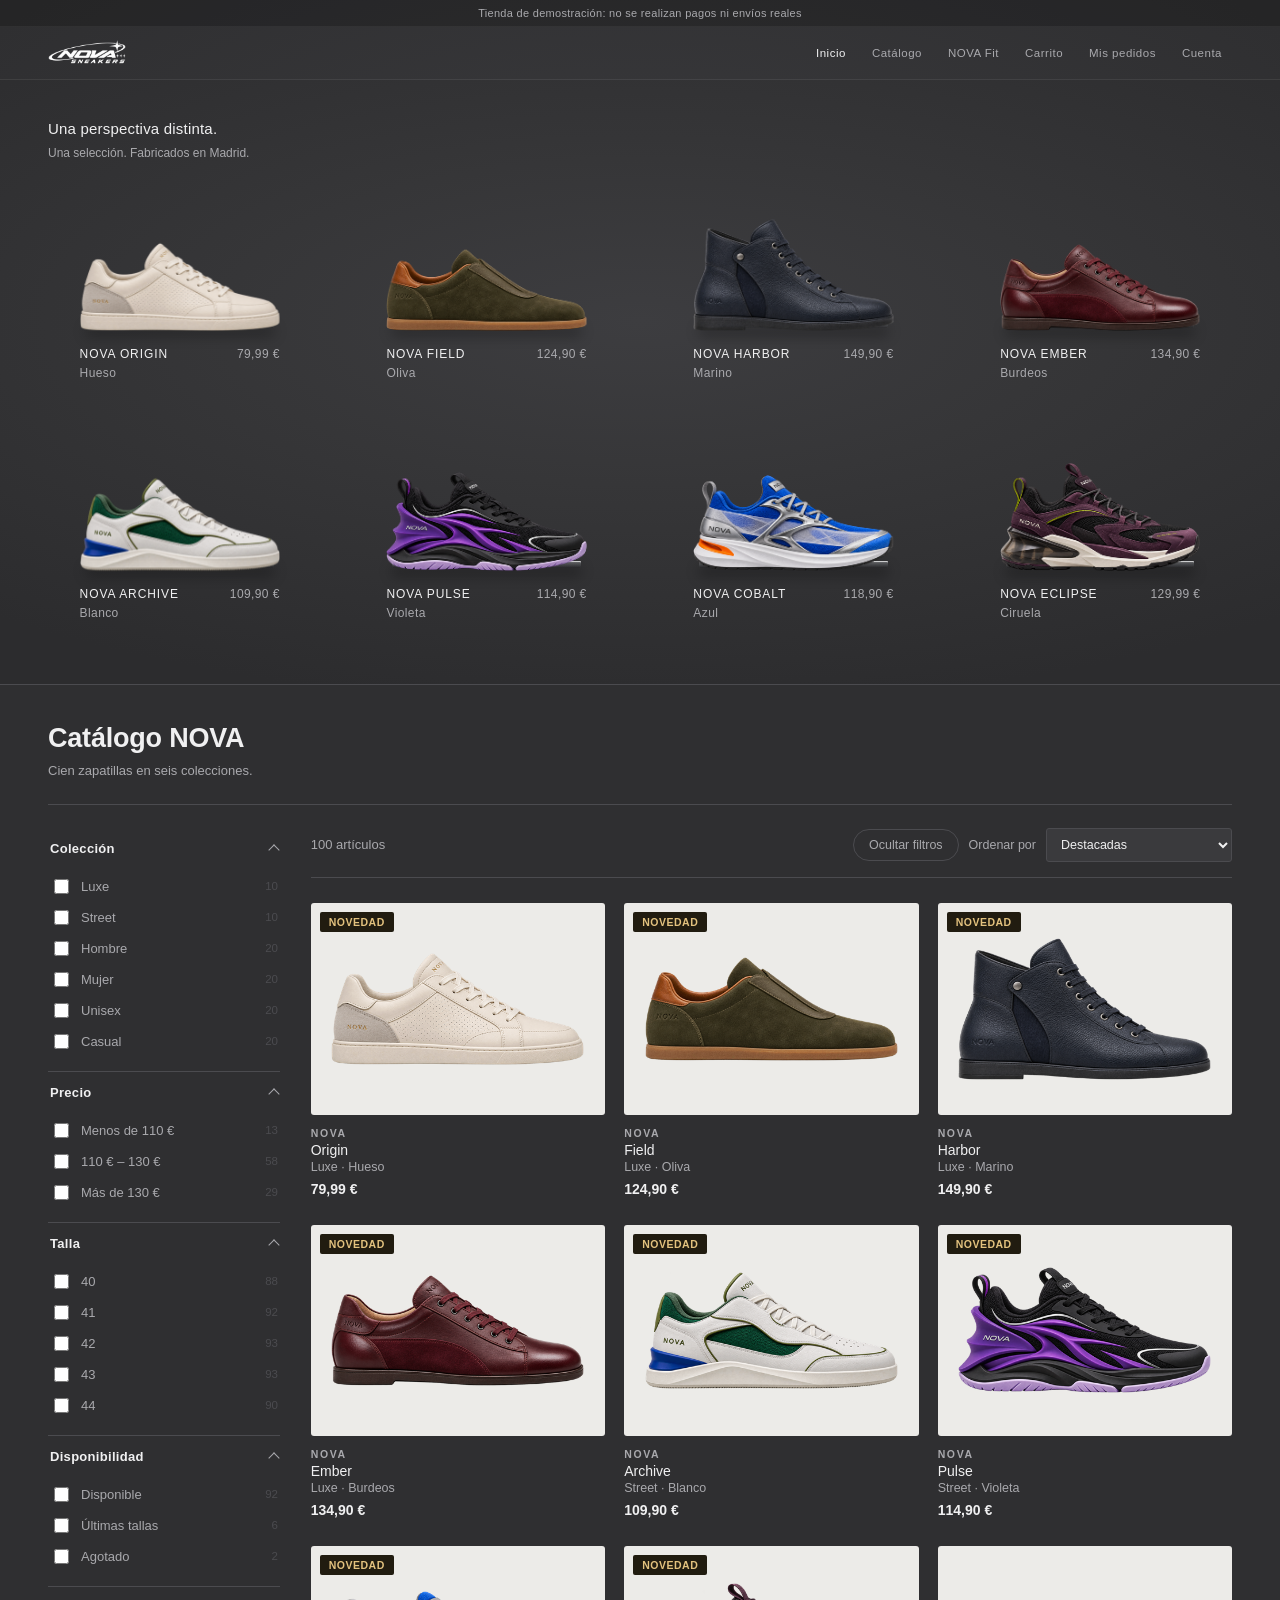
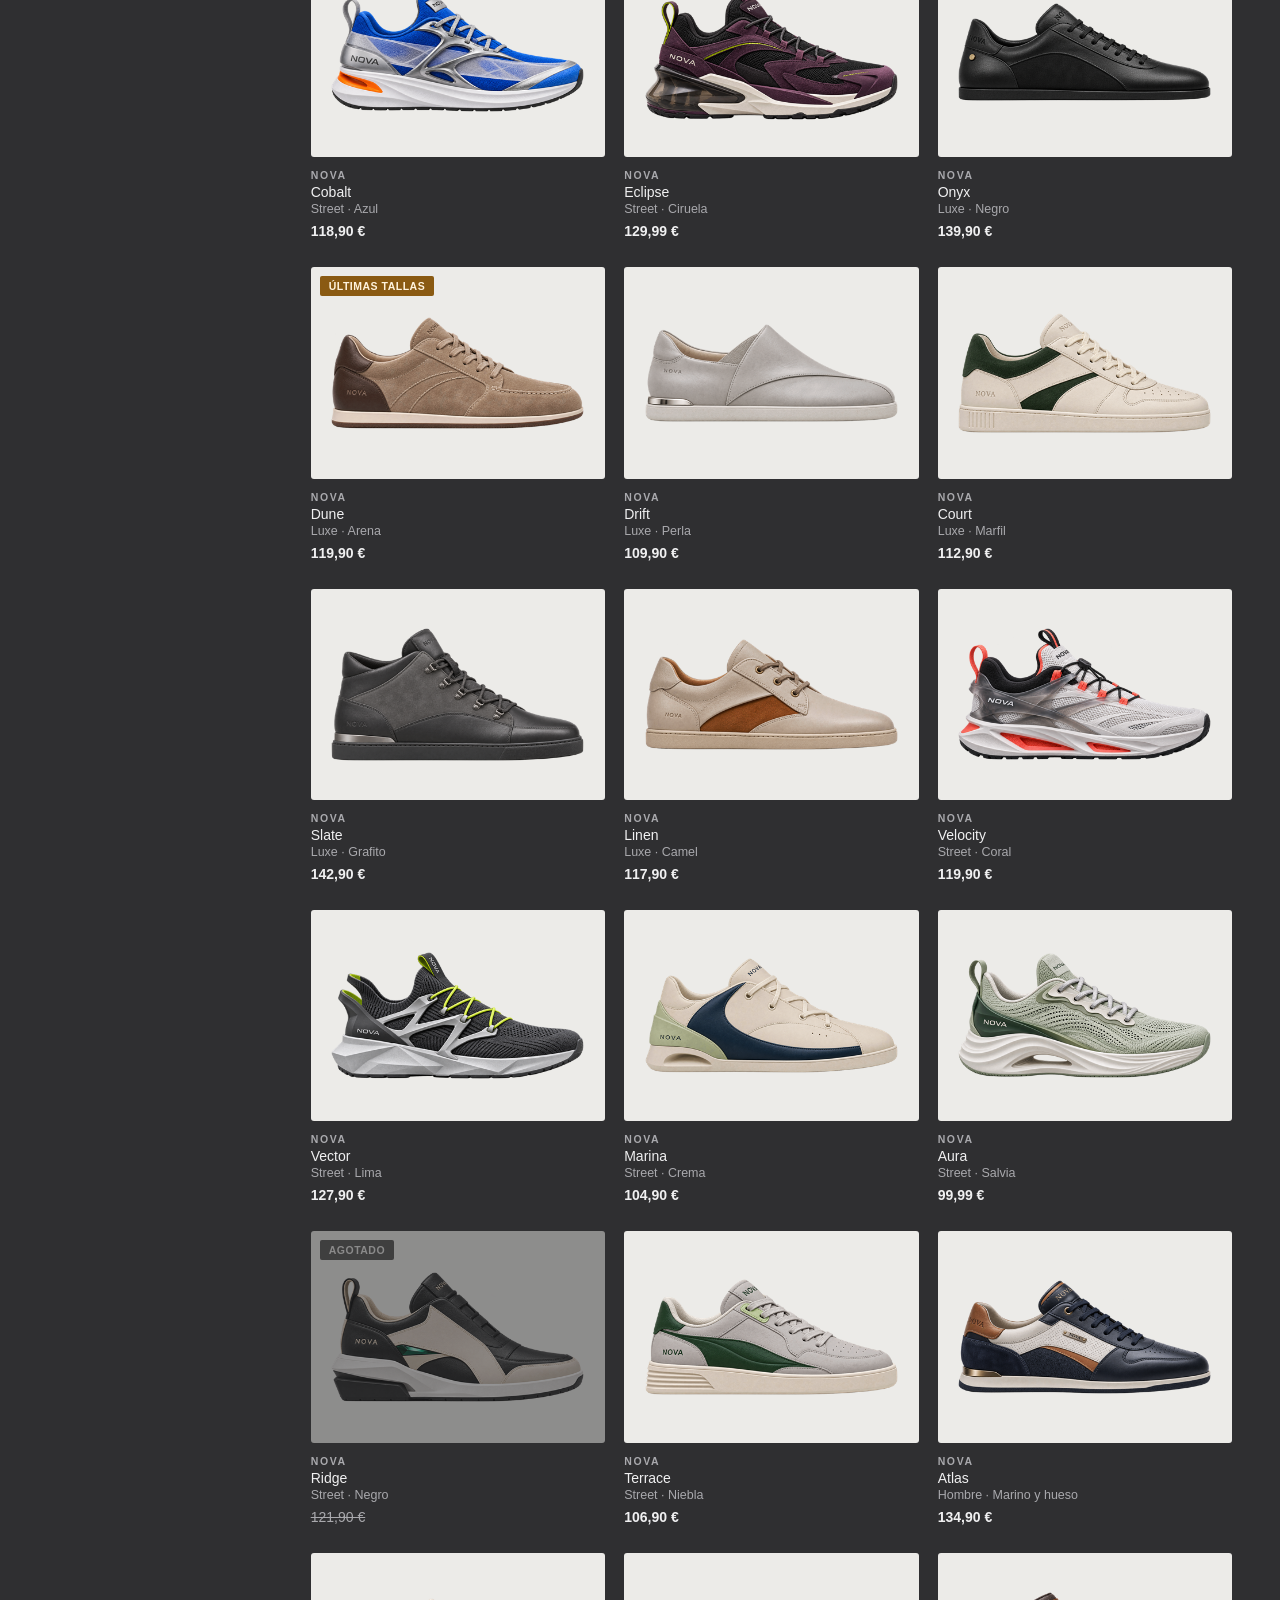
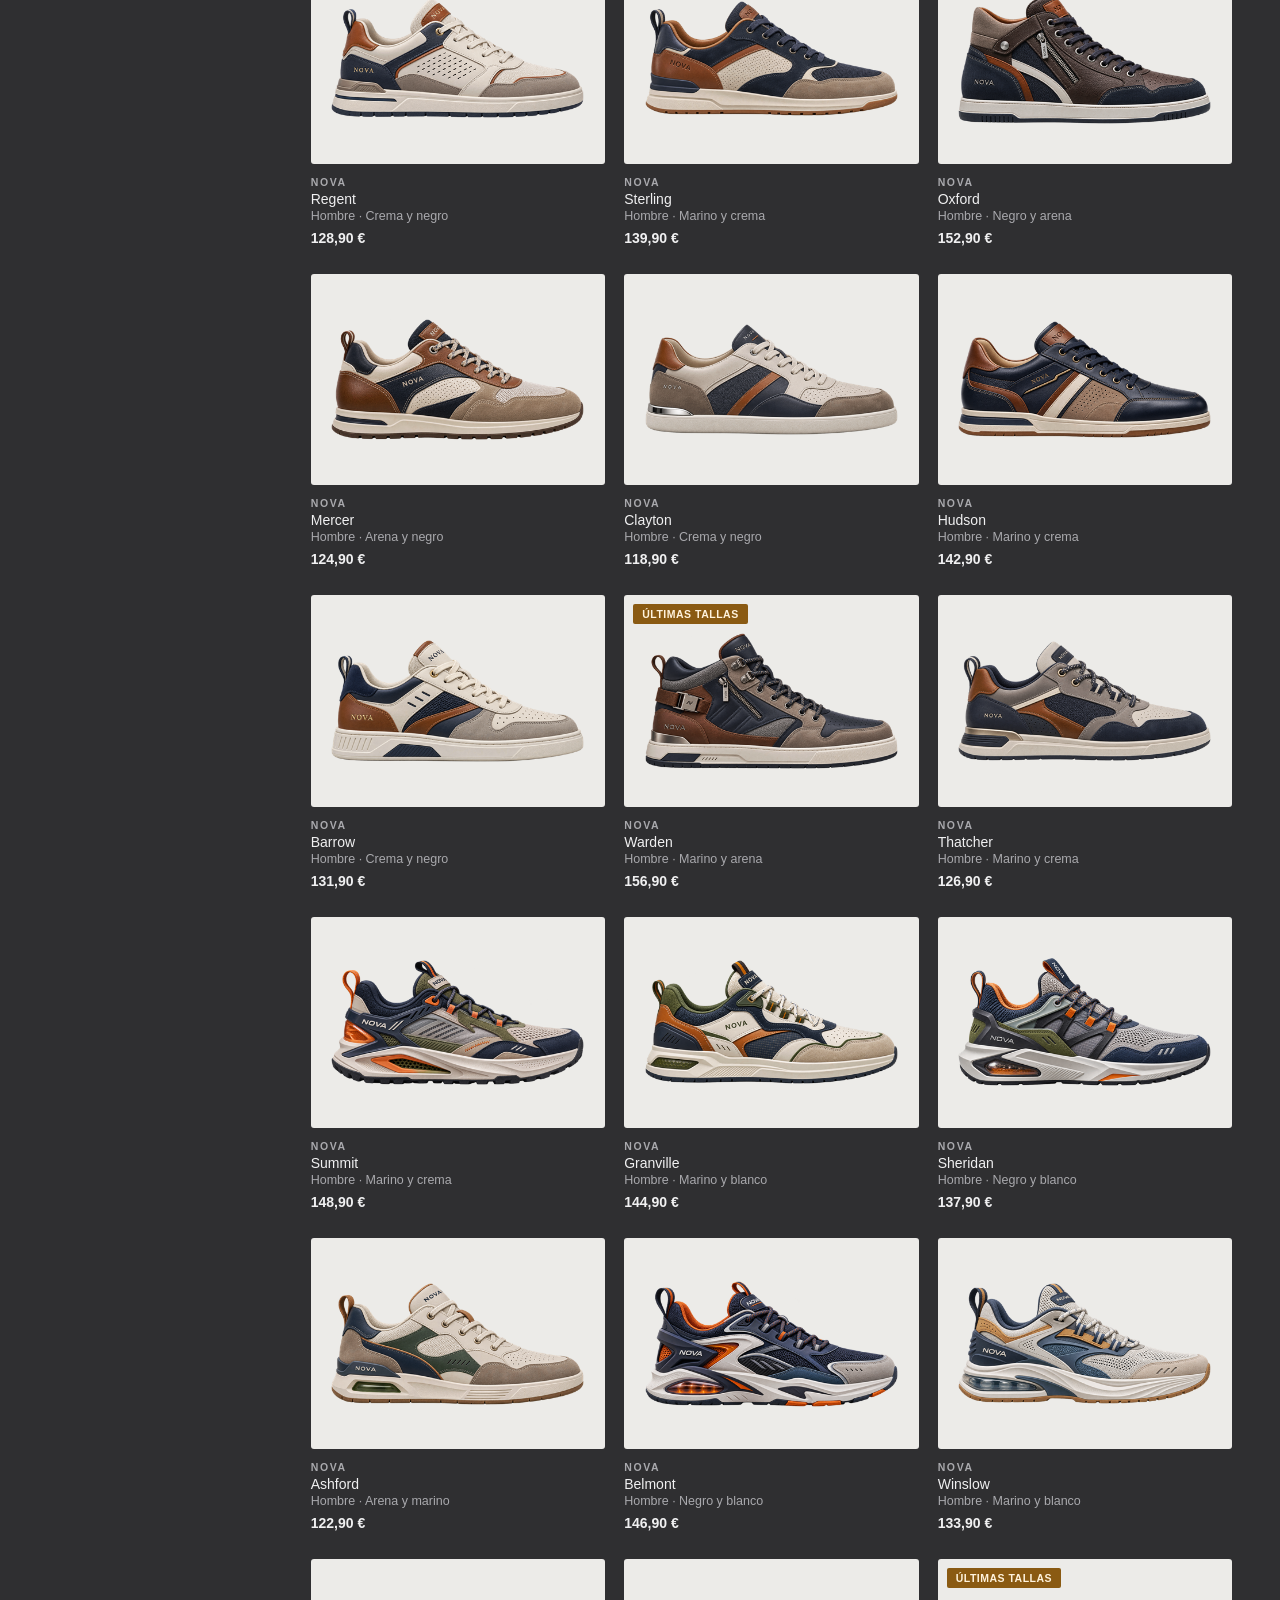
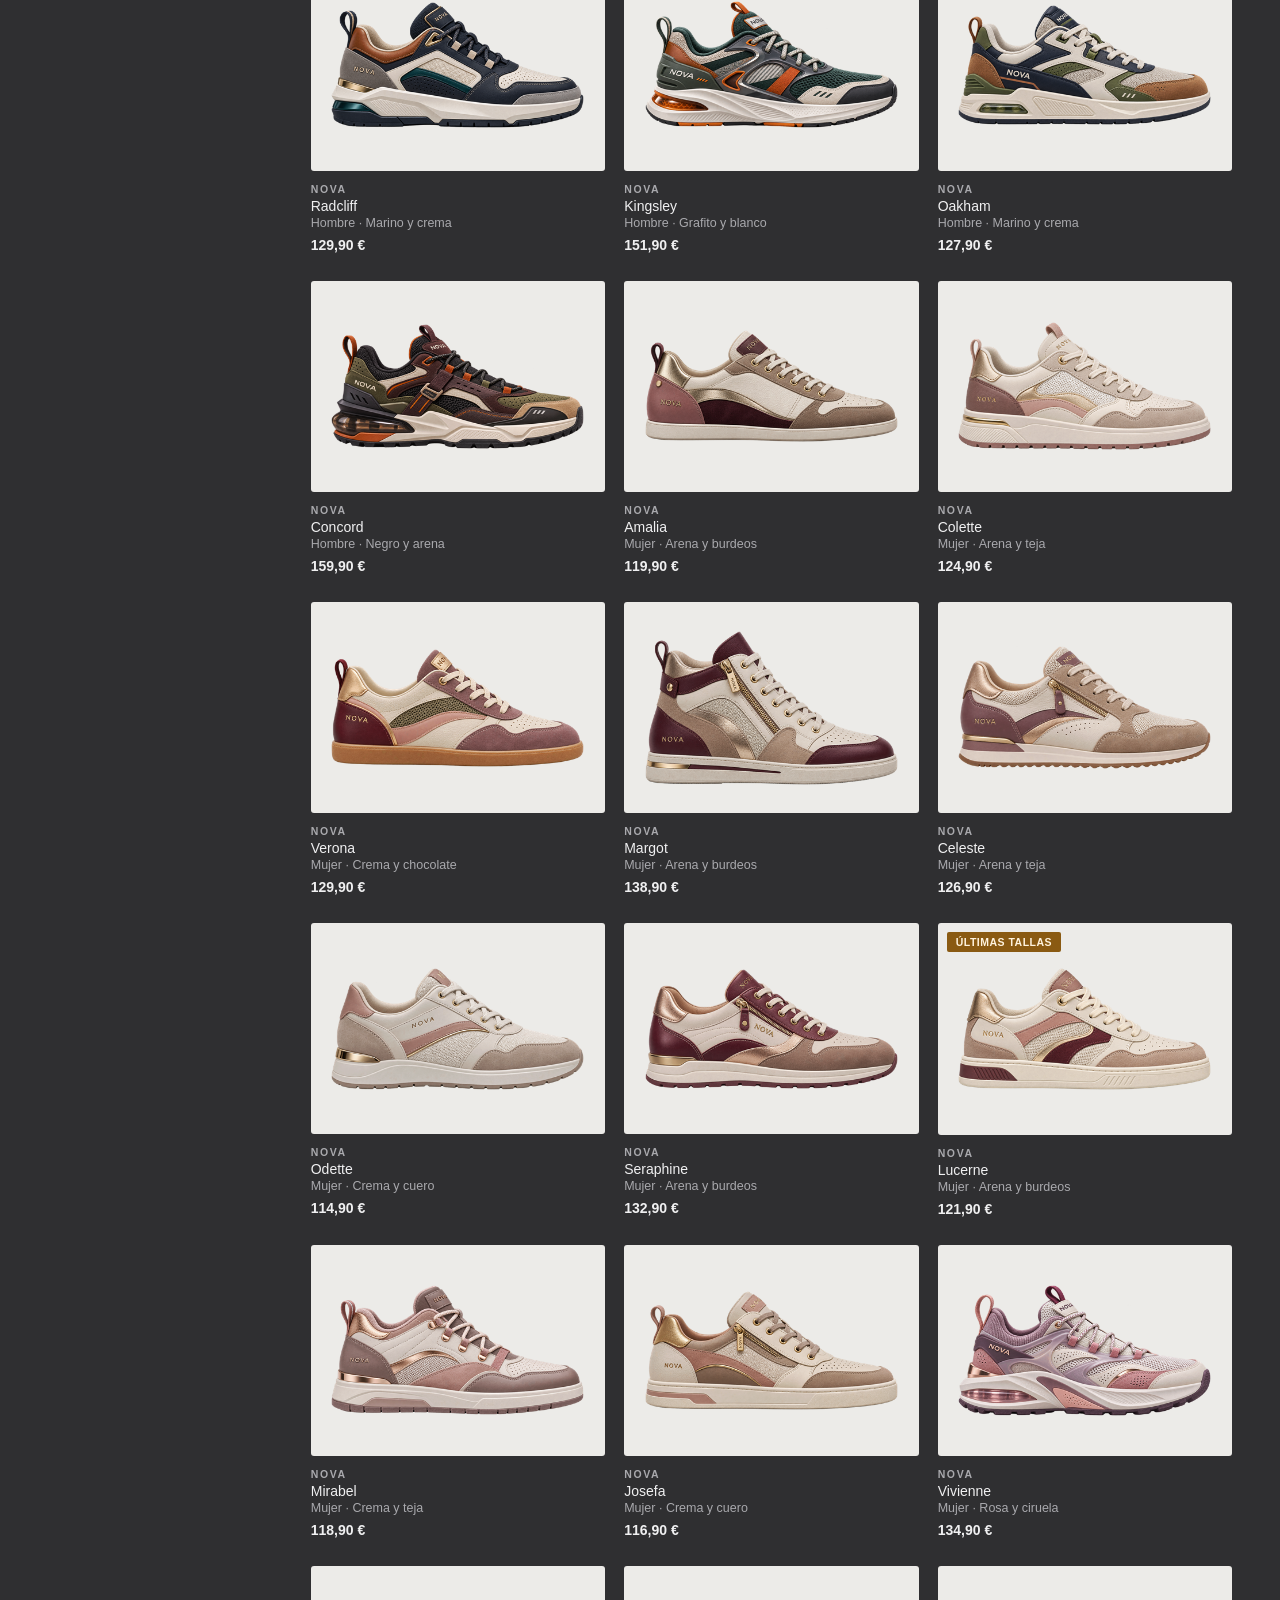
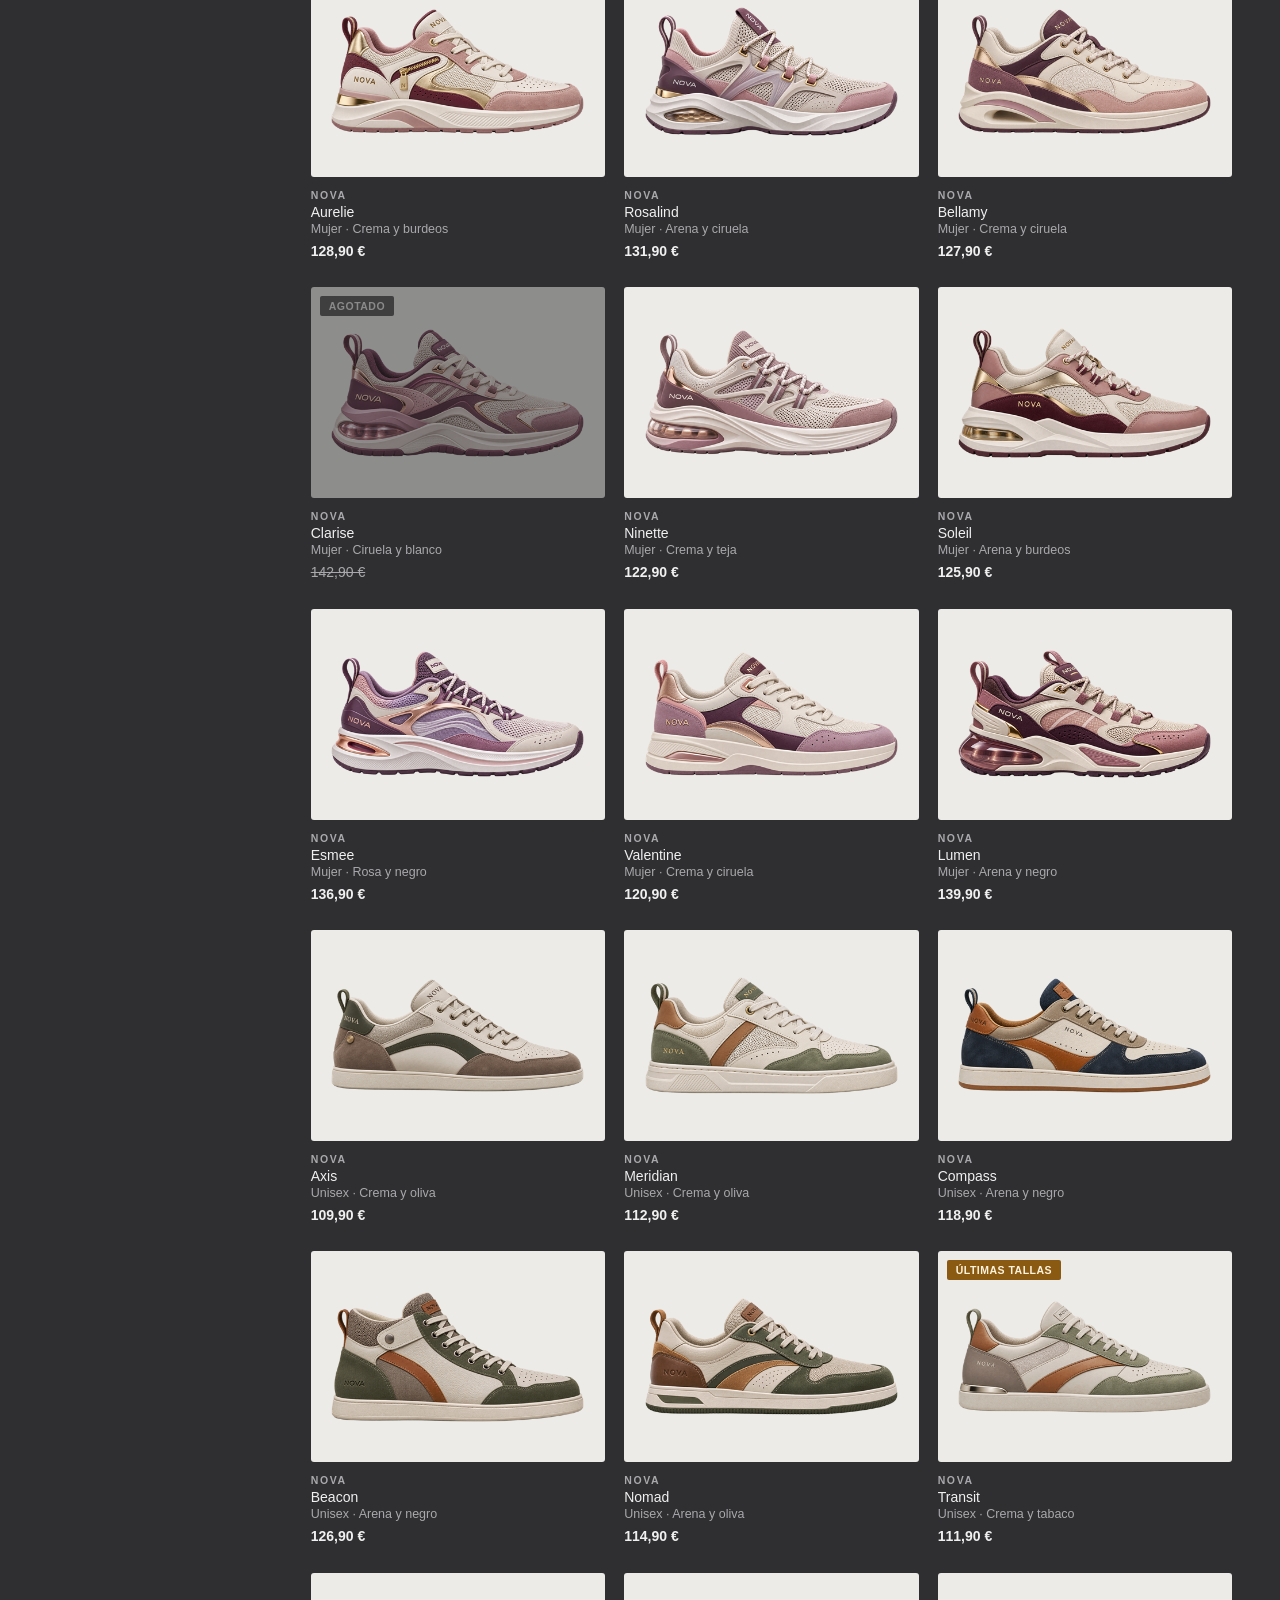
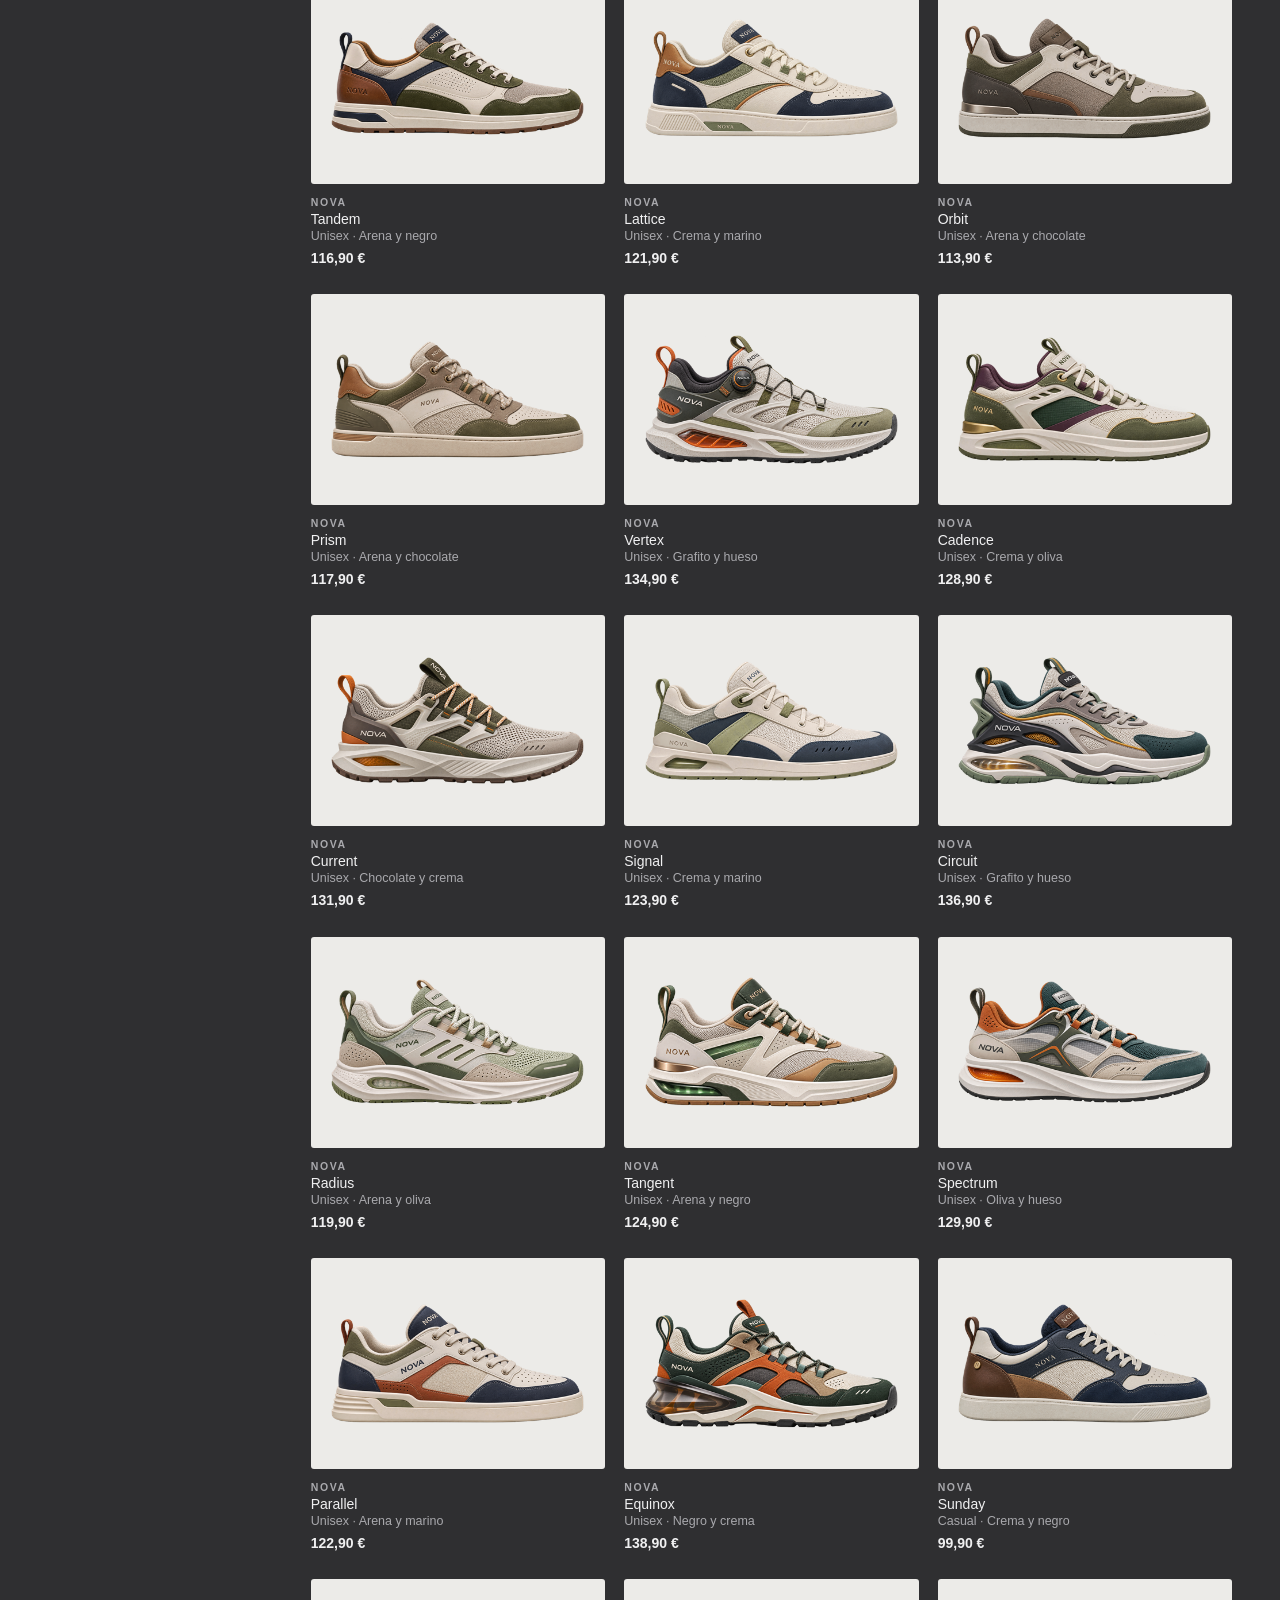
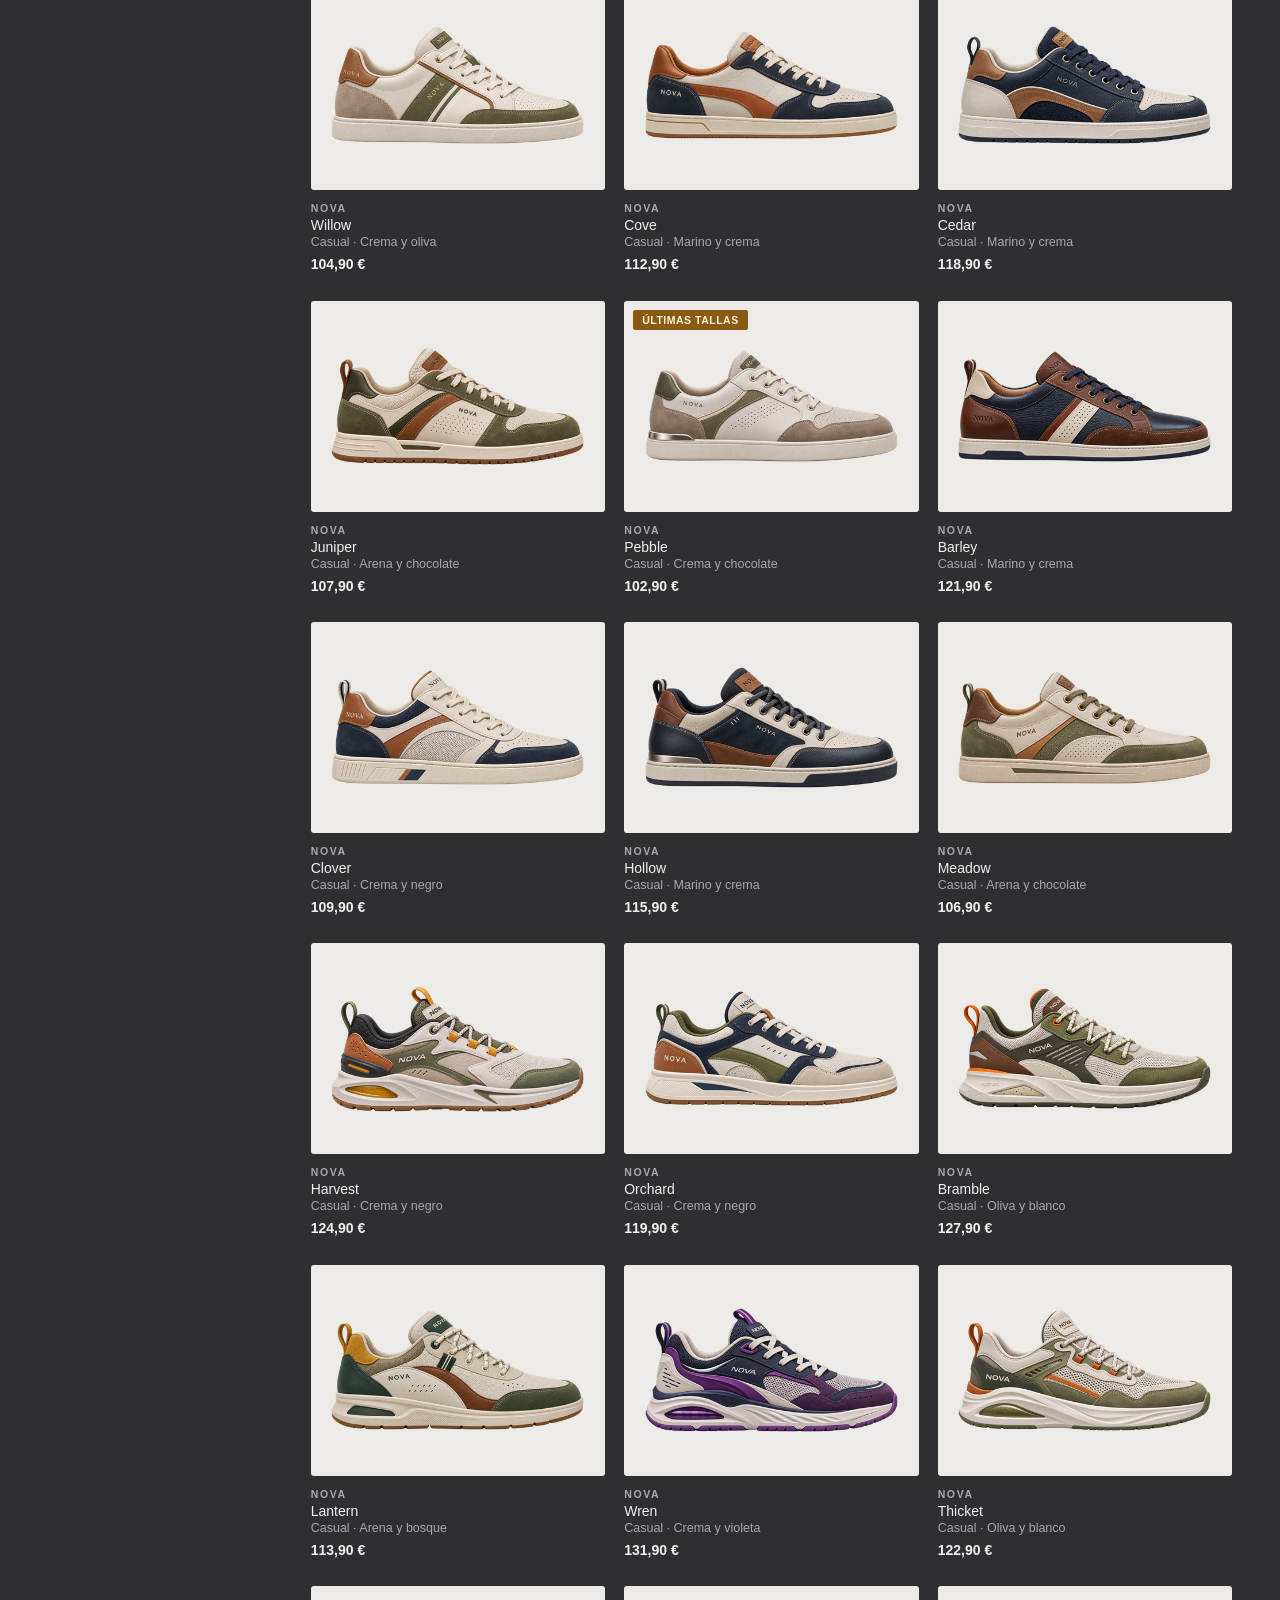
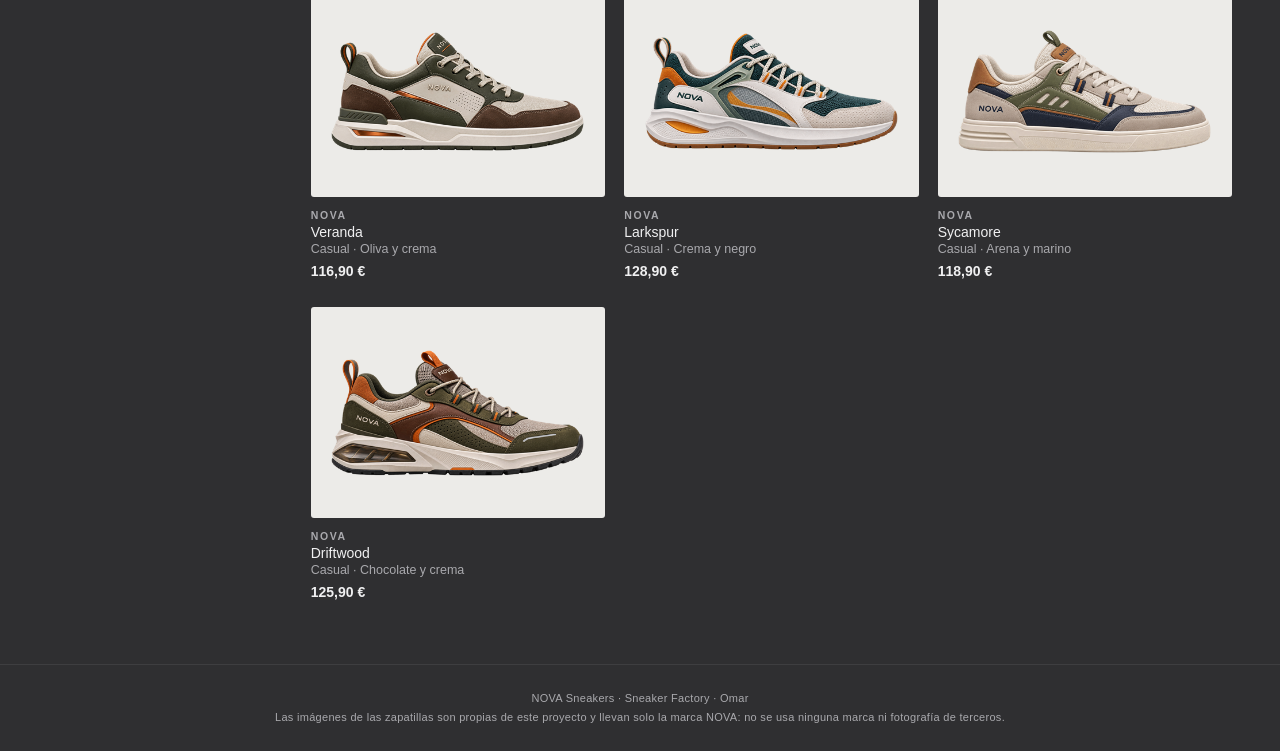
<file: interfaces/cliente/index.html>
<!DOCTYPE html>
<html lang="es">

<head>
  <meta charset="UTF-8">
  <meta name="viewport" content="width=device-width, initial-scale=1.0">
  <meta name="author" content="Omar">
  <title>NOVA Sneakers · Escaparate</title>
  <meta name="description" content="Escaparate de zapatillas NOVA Sneakers. Omar.">
  <link rel="icon" href="img/favicon.svg" type="image/svg+xml">
  <link rel="stylesheet" href="css/base.css">
  <link rel="stylesheet" href="css/escaparate.css">
  <link rel="stylesheet" href="css/catalogo.css">
</head>

<body class="cli">

  <p class="cli-aviso-demo">
    Tienda de demostración: no se realizan
    pagos ni envíos reales
  </p>

  <header class="cli-cabecera">
    <a class="cli-logo" href="index.html">
      <img src="img/nova-logo.png" alt="NOVA Sneakers" width="480" height="160">
    </a>
    <nav class="cli-nav" aria-label="Navegación principal">
      <a href="index.html" aria-current="page">Inicio</a>
      <a href="catalogo.html">Catálogo</a>
      <a href="nova-fit.html">NOVA Fit</a>
      <a href="carrito.html">Carrito <span class="cli-globo" data-contador-carro>0</span></a>
      <a href="pedidos.html">Mis pedidos</a>
      <a href="cuenta.html">Cuenta</a>
    </nav>
  </header>

  <main>

    <section class="cli-escaparate" aria-label="Modelos destacados">
      <div class="cli-muro cli-muro-portada">

        <div class="cli-intro">
          <h1>Una perspectiva distinta.</h1>
          <p>Una selección. Fabricados en Madrid.</p>
        </div>

        <div id="cli-rejilla" class="cli-estado">Cargando el catálogo…</div>


      </div>
    </section>

    <!-- Debajo del expositor, el catálogo: mismo dato, otra manera de
         enseñarlo. Arriba se expone de una en una; aquí se compara.
         Los filtros y el orden los escribe catalogo.js a partir de los
         datos, por eso estos huecos están vacíos. -->
    <section class="cli-escaparate" aria-label="Catálogo">
      <div class="cli-muro cli-muro-catalogo">

        <div class="cli-intro">
          <h2>Catálogo NOVA</h2>
          <p>Cien zapatillas en seis colecciones.</p>
        </div>

        <div class="cli-catalogo-caja" id="cli-catalogo-caja">

          <aside class="cli-lado" id="cli-lado" aria-label="Filtros">
            <div id="cli-filtros"></div>
            <button class="cli-limpiar" type="button" id="cli-limpiar" hidden>
              Quitar todos los filtros
            </button>
          </aside>

          <div class="cli-principal">

            <div class="cli-barra">
              <p class="cli-cuenta" id="cli-cuenta-catalogo" aria-live="polite"></p>

              <div class="cli-barra-acciones">
                <button class="cli-boton-filtros" type="button" id="cli-ocultar-filtros"
                        aria-expanded="true" aria-controls="cli-lado">Ocultar filtros</button>
                <label class="cli-ordenar-rotulo" for="cli-orden">Ordenar por</label>
                <select class="cli-orden" id="cli-orden"></select>
              </div>
            </div>

            <div id="cli-rejilla-catalogo" class="cli-estado">Cargando el catálogo…</div>

          </div>
        </div>

      </div>
    </section>

  </main>

  <footer class="cli-pie">
    NOVA Sneakers · Sneaker Factory · Omar<br>
    Las imágenes de las zapatillas son propias de este proyecto y llevan solo
    la marca NOVA: no se usa ninguna marca ni fotografía de terceros.
  </footer>

  <script src="js/datos-demo.js"></script>
  <script src="js/zapatilla-svg.js"></script>
  <script src="js/api.js"></script>
  <script src="js/carro.js"></script>
  <script src="js/piezas.js"></script>
  <script src="js/escaparate.js"></script>
  <script src="js/catalogo.js"></script>

</body>

</html>
</file>
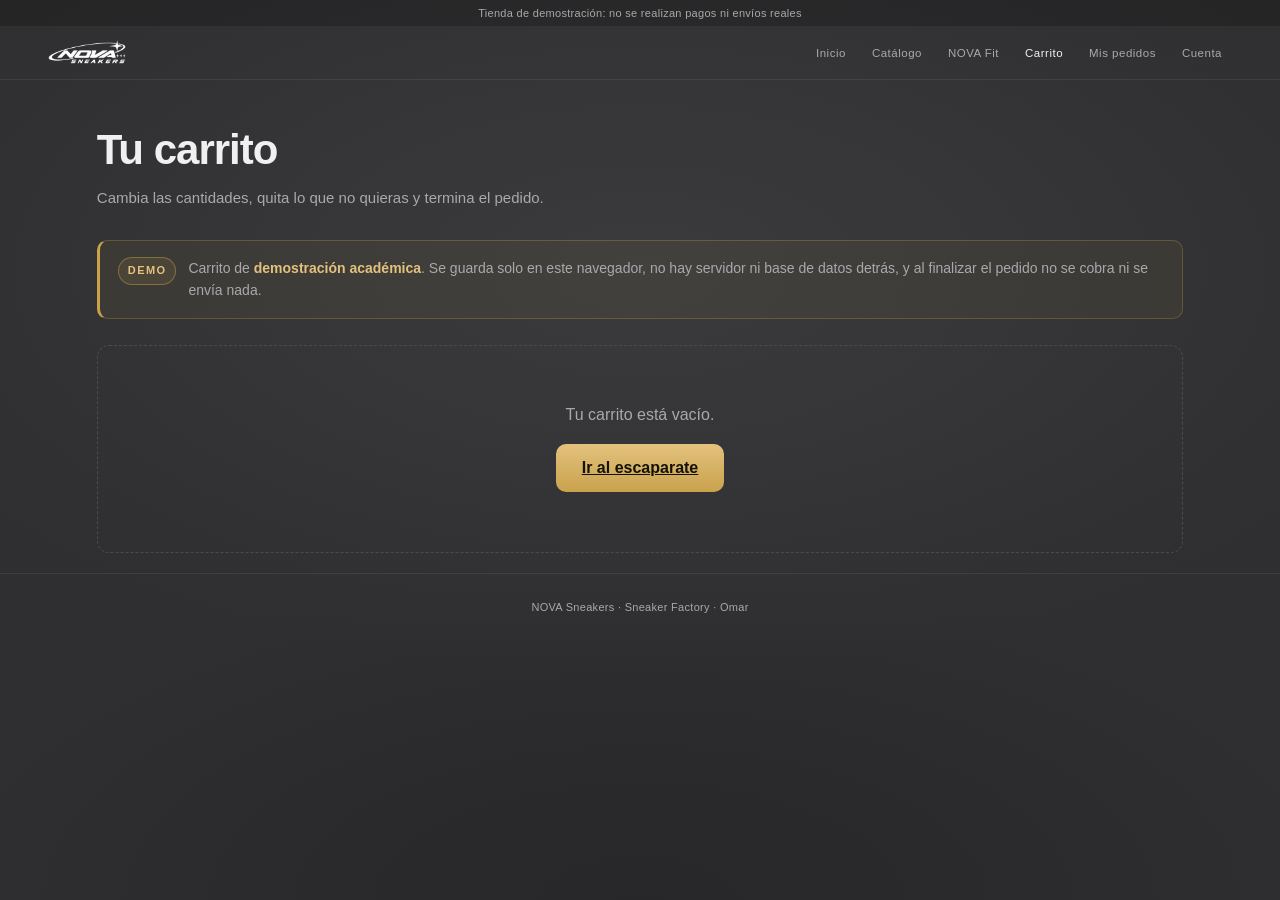
<file: interfaces/cliente/carrito.html>
<!DOCTYPE html>
<html lang="es">

<head>
  <meta charset="UTF-8">
  <meta name="viewport" content="width=device-width, initial-scale=1.0">
  <meta name="author" content="Omar">
  <title>NOVA Sneakers · Carrito</title>
  <link rel="icon" href="img/favicon.svg" type="image/svg+xml">
  <link rel="stylesheet" href="css/base.css">
  <link rel="stylesheet" href="css/producto.css">
  <link rel="stylesheet" href="css/paginas.css">
</head>

<body class="cli">

  <p class="cli-aviso-demo">
    Tienda de demostración: no se realizan
    pagos ni envíos reales
  </p>

  <header class="cli-cabecera">
    <a class="cli-logo" href="index.html">
      <img src="img/nova-logo.png" alt="NOVA Sneakers" width="480" height="160">
    </a>
    <nav class="cli-nav" aria-label="Navegación principal">
      <a href="index.html">Inicio</a>
      <a href="catalogo.html">Catálogo</a>
      <a href="nova-fit.html">NOVA Fit</a>
      <a href="carrito.html" aria-current="page">Carrito <span class="cli-globo" data-contador-carro>0</span></a>
      <a href="pedidos.html">Mis pedidos</a>
      <a href="cuenta.html">Cuenta</a>
    </nav>
  </header>

  <main>

    <div class="cli-titulo-pagina">
      <h1>Tu carrito</h1>
      <p>Cambia las cantidades, quita lo que no quieras y termina el pedido.</p>
    </div>

    <div class="cli-pagina">

      <div class="cli-caja-aviso">
        <span class="cli-etiqueta-demo">Demo</span>
        <div>
          Carrito de <strong>demostración académica</strong>. Se guarda solo
          en este navegador, no hay servidor ni base de datos detrás, y al
          finalizar el pedido no se cobra ni se envía nada.
        </div>
      </div>

      <div id="cli-zona-carrito"></div>

    </div>

  </main>

  <footer class="cli-pie">
    NOVA Sneakers · Sneaker Factory · Omar
  </footer>

  <script src="js/datos-demo.js"></script>
  <script src="js/zapatilla-svg.js"></script>
  <script src="js/api.js"></script>
  <script src="js/carro.js"></script>
  <script src="js/pedidos-datos.js"></script>
  <script src="js/carrito.js"></script>

</body>

</html>
</file>
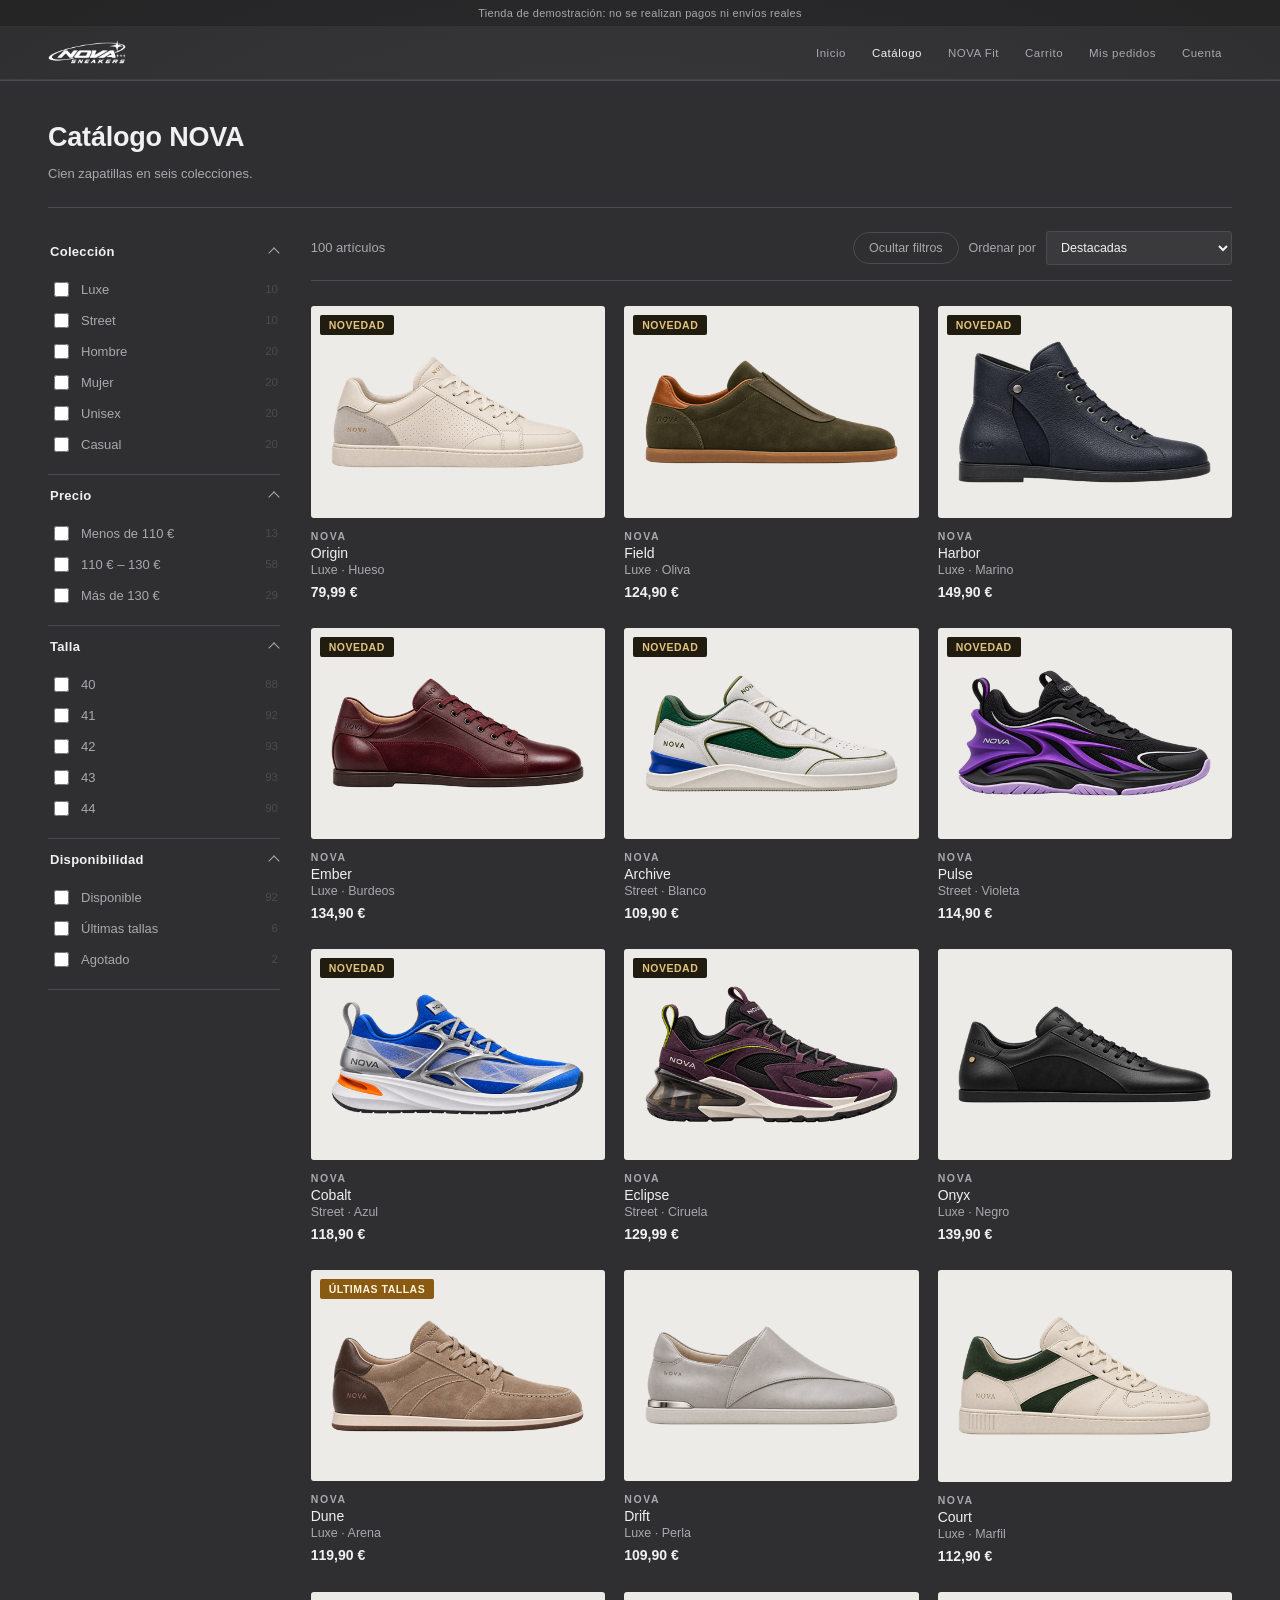
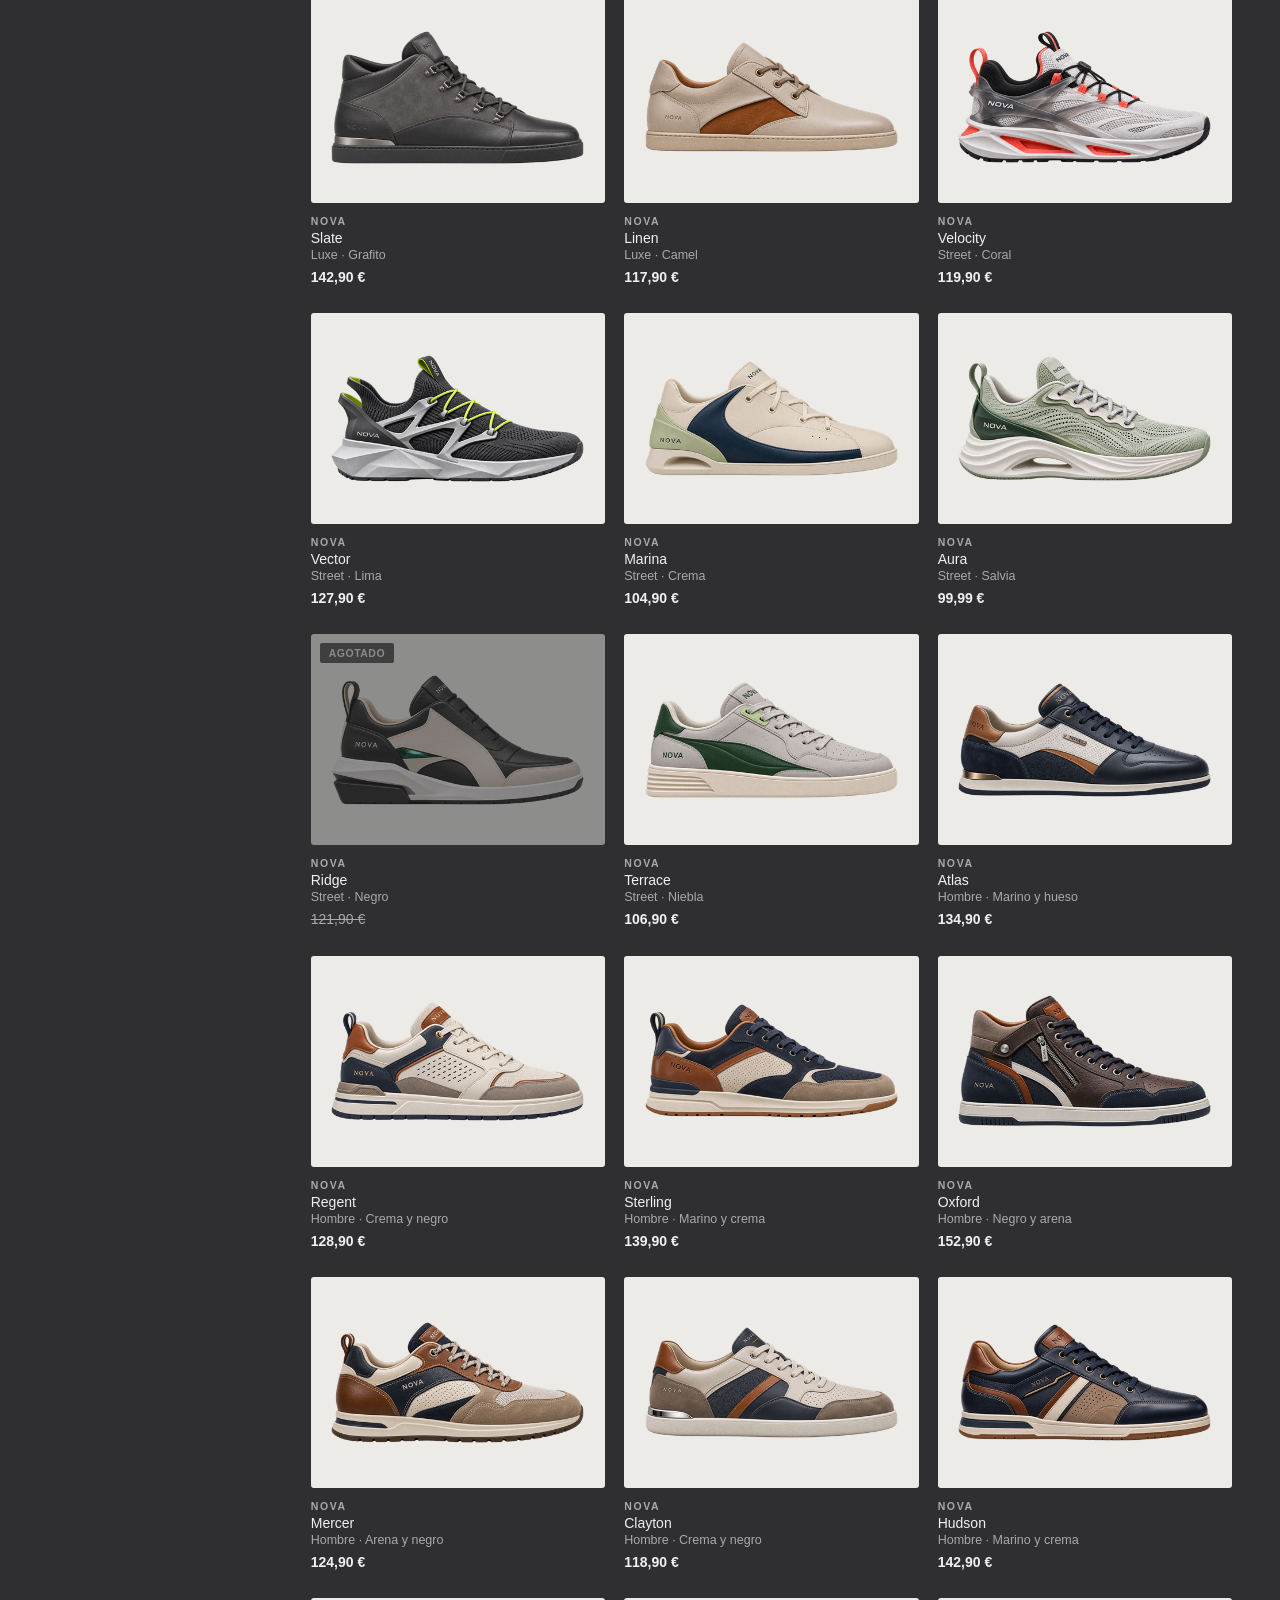
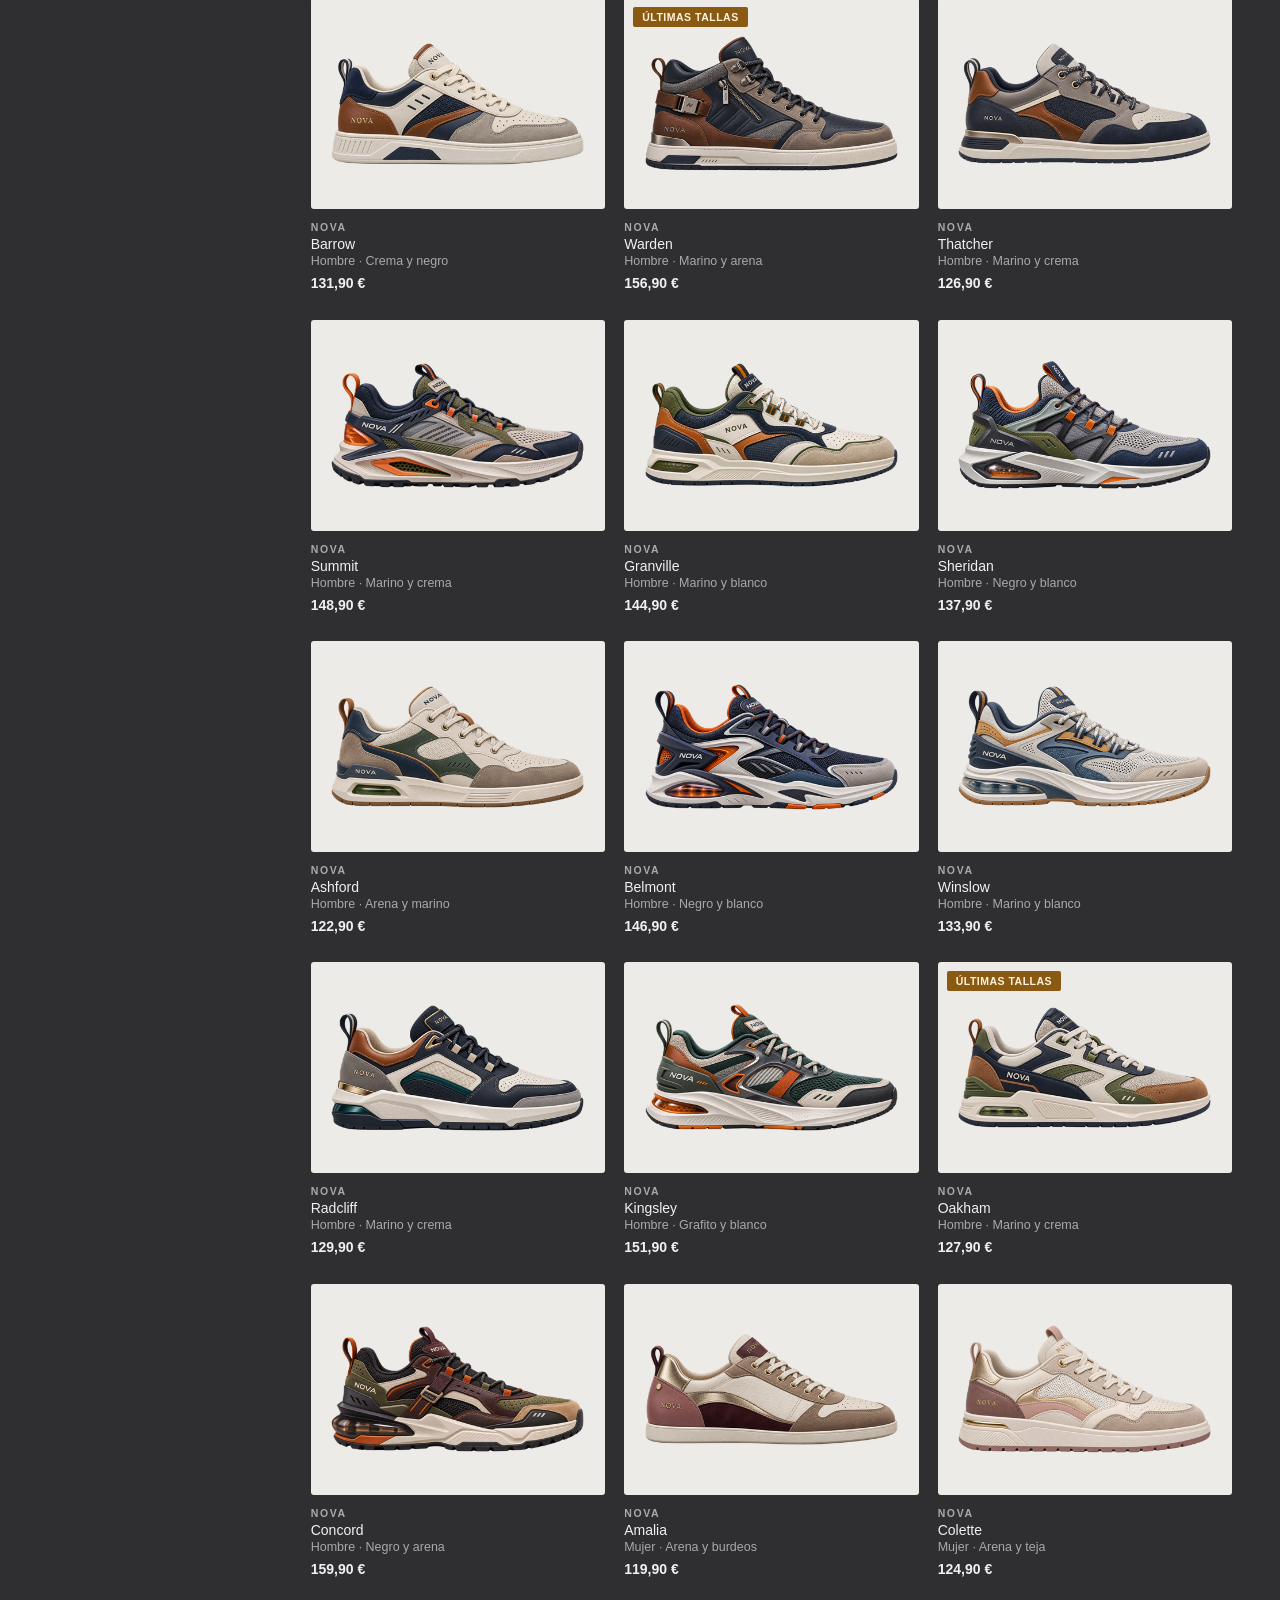
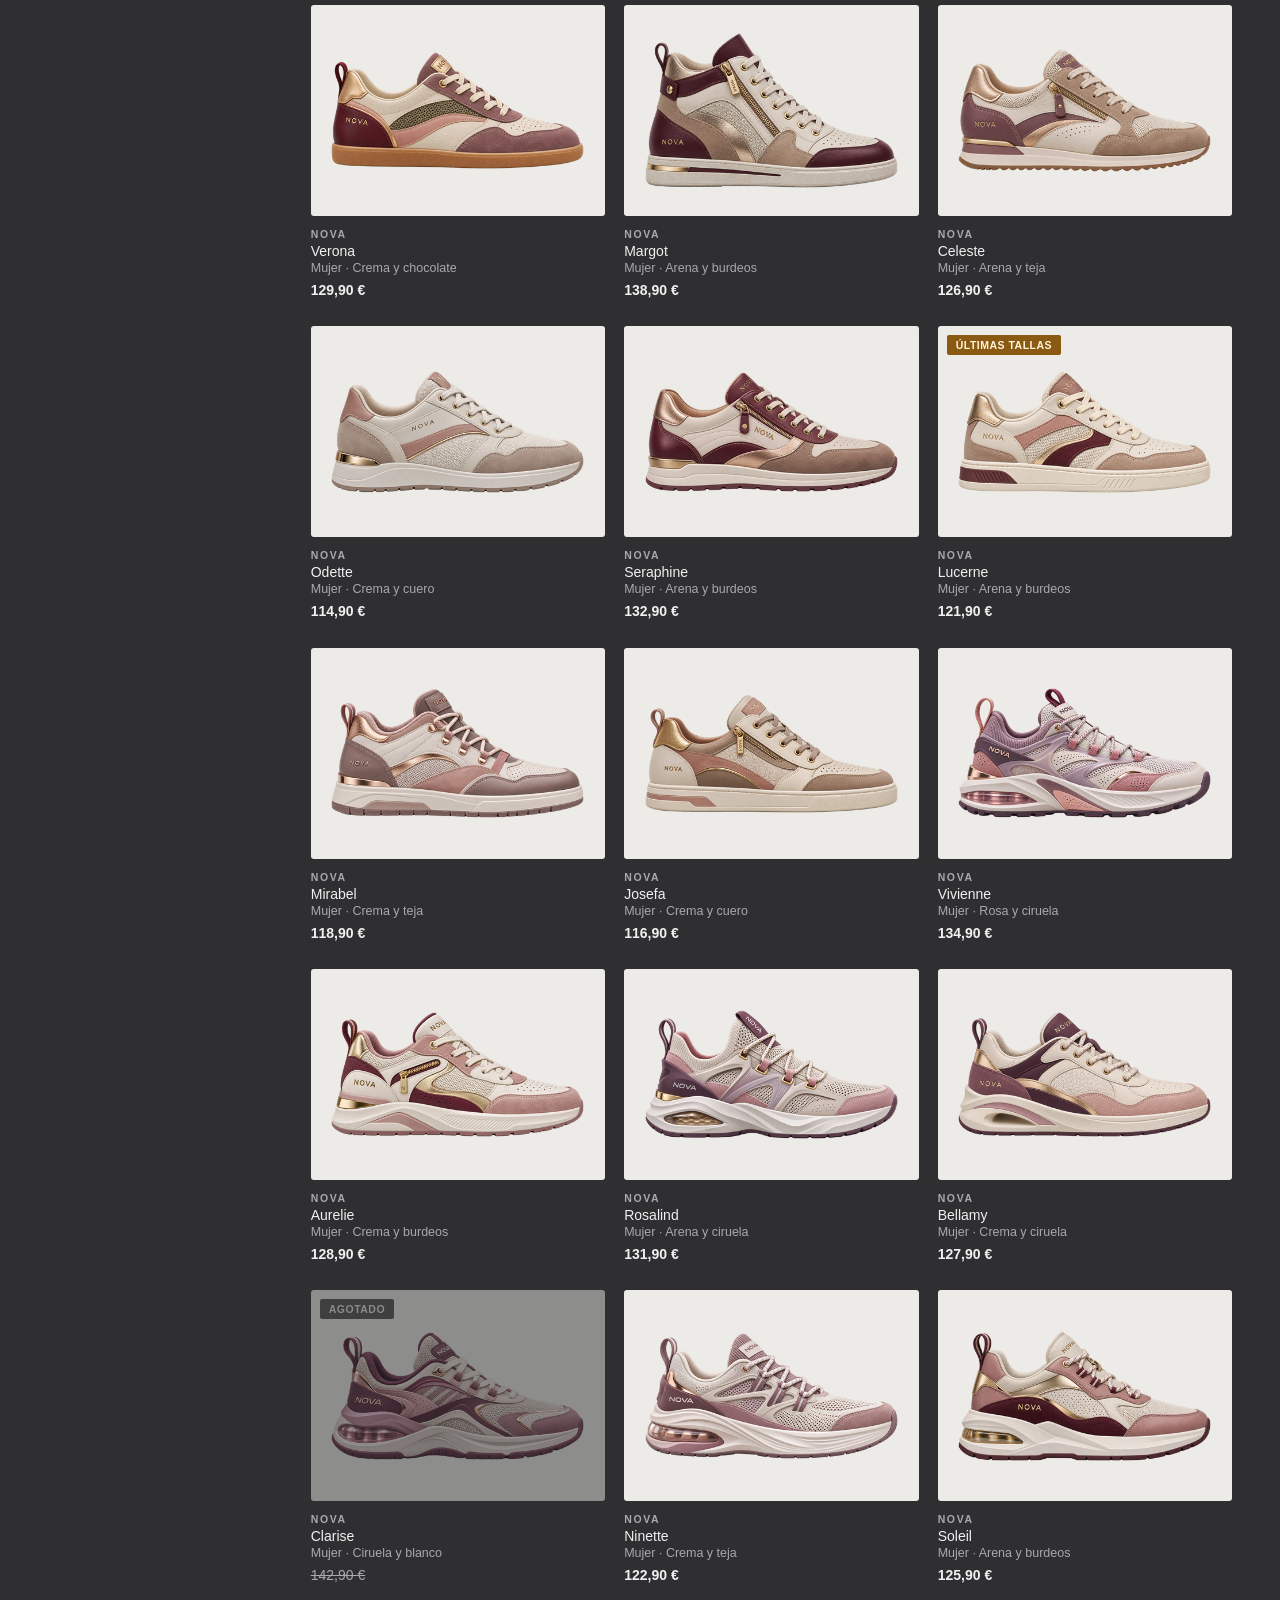
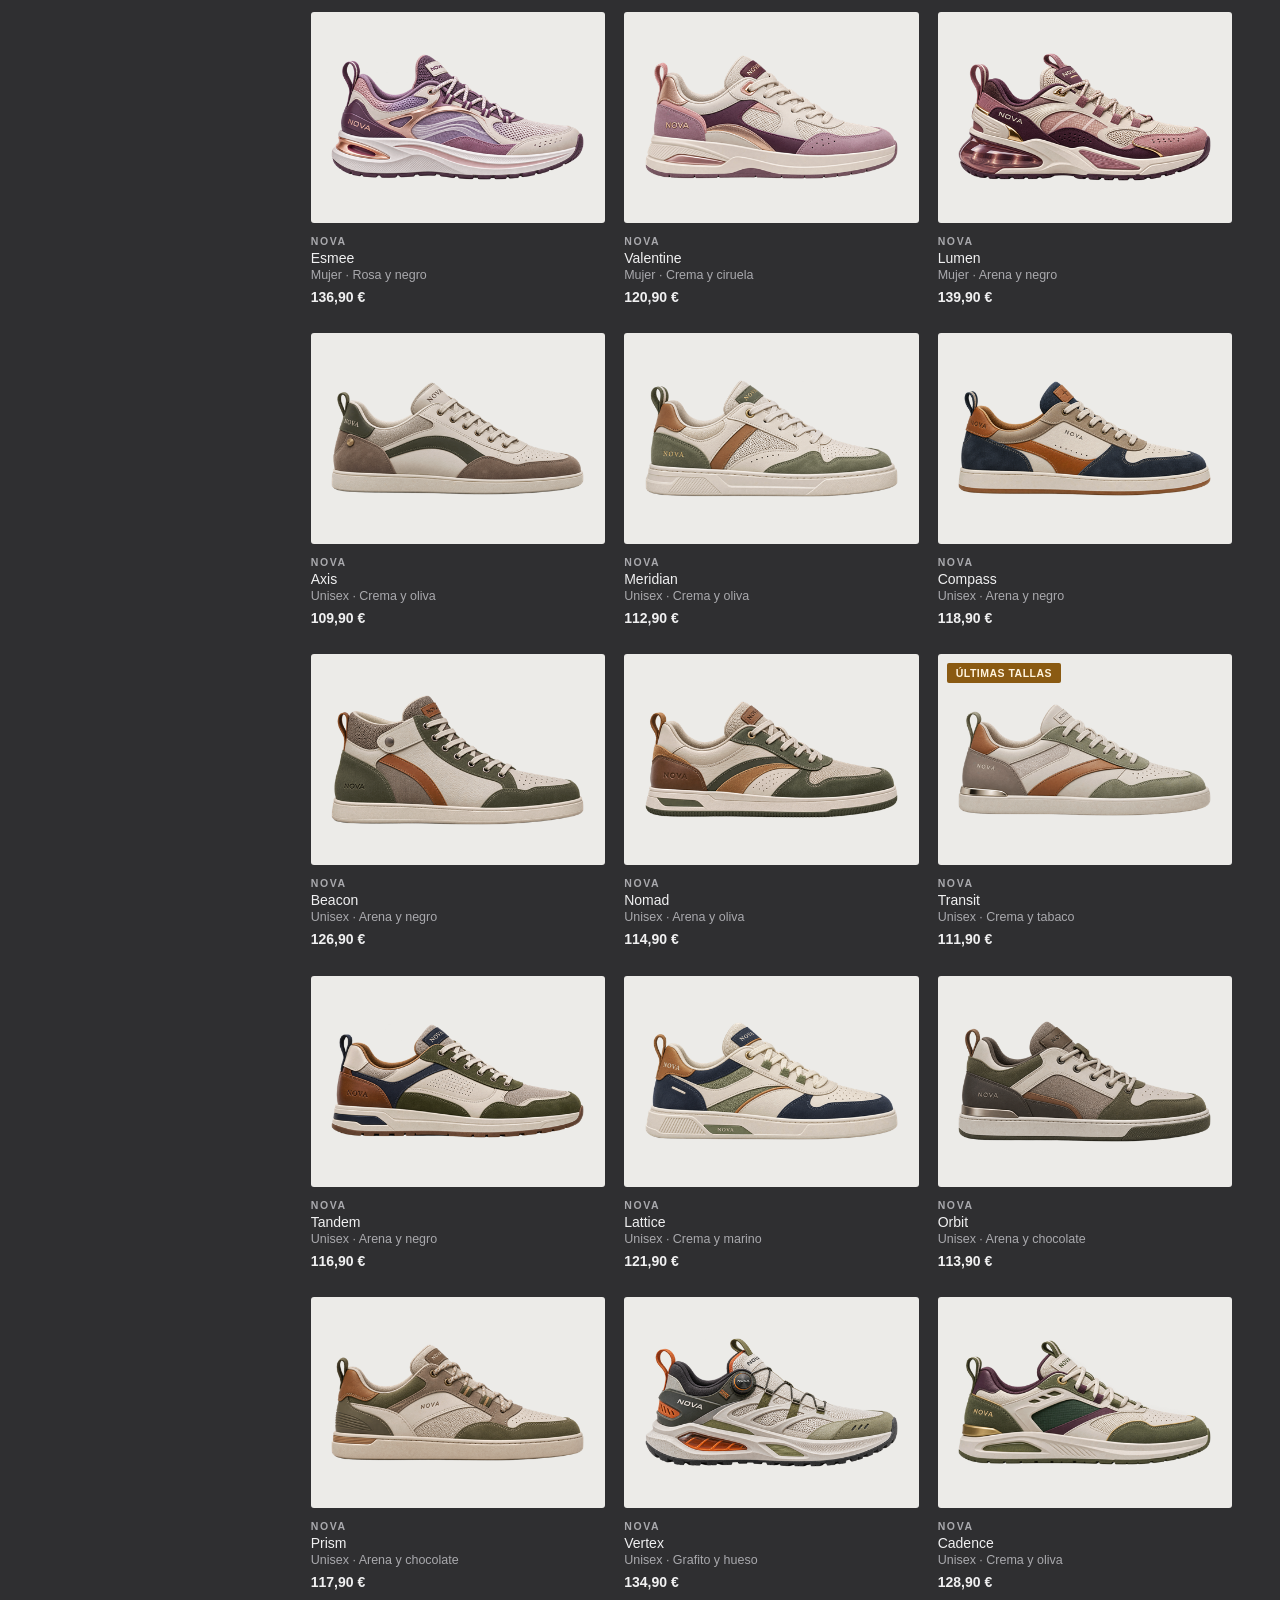
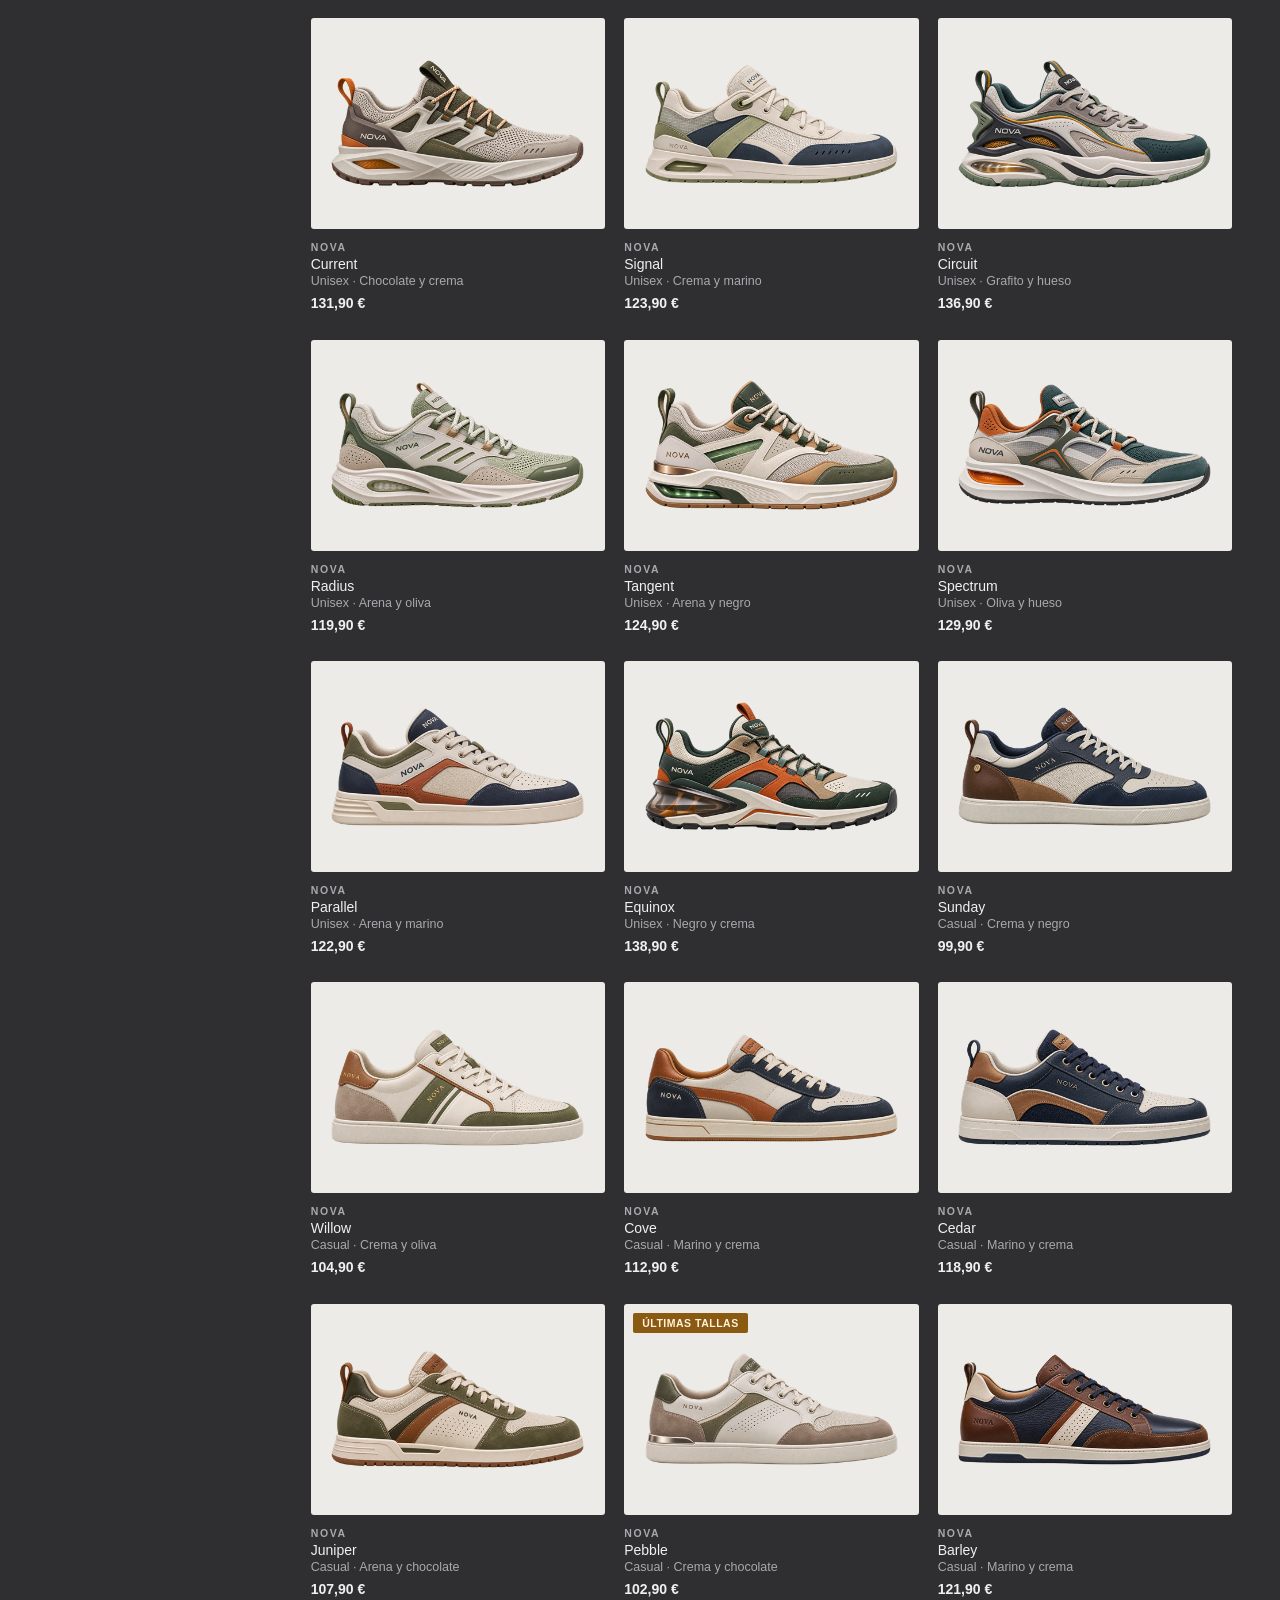
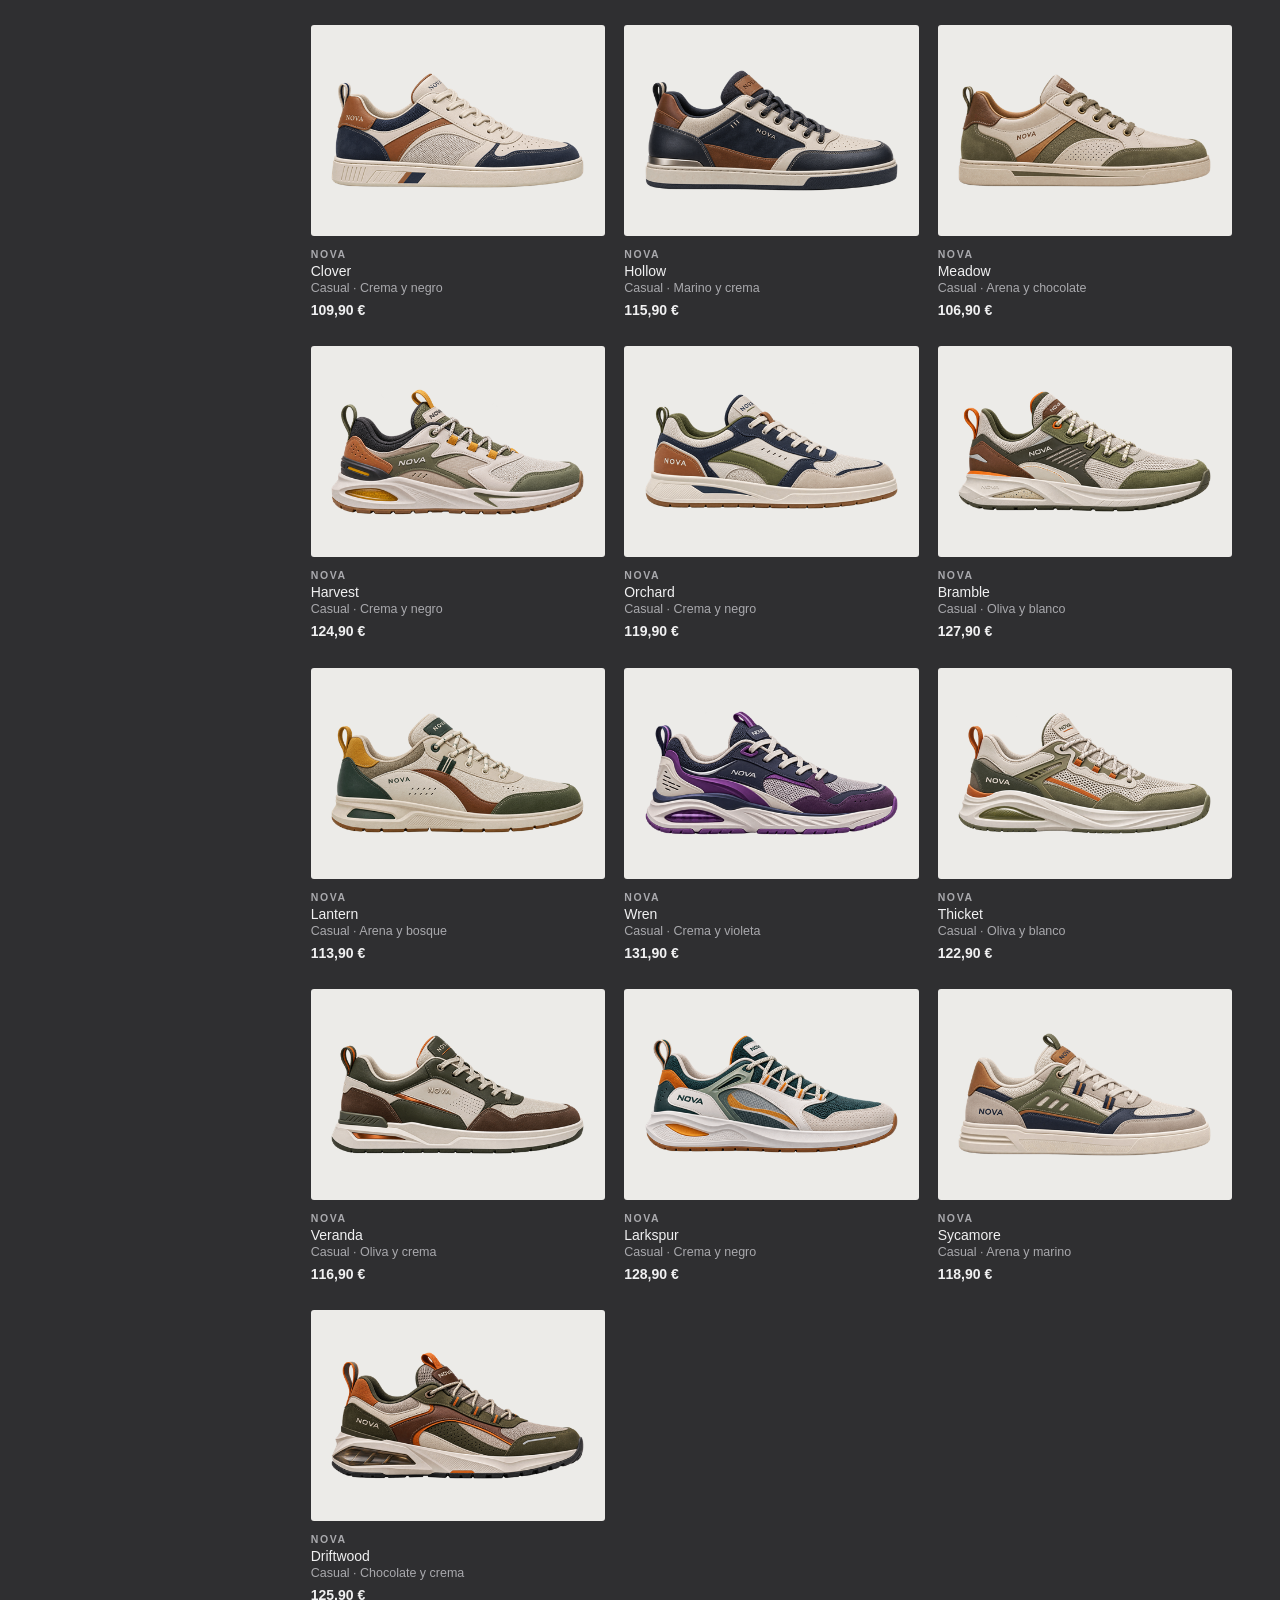
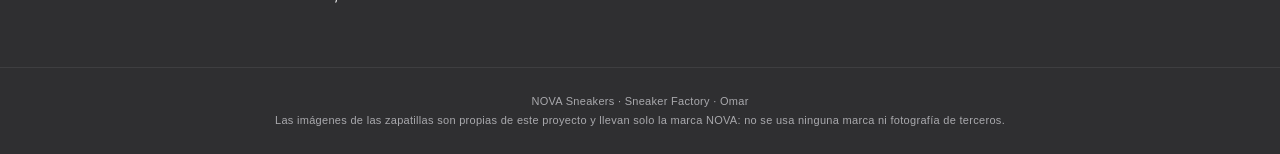
<file: interfaces/cliente/catalogo.html>
<!DOCTYPE html>
<html lang="es">

<head>
  <meta charset="UTF-8">
  <meta name="viewport" content="width=device-width, initial-scale=1.0">
  <meta name="author" content="Omar">
  <title>NOVA Sneakers · Catálogo</title>
  <meta name="description" content="Catálogo completo de zapatillas NOVA Sneakers. Omar.">
  <link rel="icon" href="img/favicon.svg" type="image/svg+xml">
  <link rel="stylesheet" href="css/base.css">
  <link rel="stylesheet" href="css/escaparate.css">
  <link rel="stylesheet" href="css/catalogo.css">
</head>

<body class="cli">

  <p class="cli-aviso-demo">
    Tienda de demostración: no se realizan
    pagos ni envíos reales
  </p>

  <header class="cli-cabecera">
    <a class="cli-logo" href="index.html">
      <img src="img/nova-logo.png" alt="NOVA Sneakers" width="480" height="160">
    </a>
    <nav class="cli-nav" aria-label="Navegación principal">
      <a href="index.html">Inicio</a>
      <a href="catalogo.html" aria-current="page">Catálogo</a>
      <a href="nova-fit.html">NOVA Fit</a>
      <a href="carrito.html">Carrito <span class="cli-globo" data-contador-carro>0</span></a>
      <a href="pedidos.html">Mis pedidos</a>
      <a href="cuenta.html">Cuenta</a>
    </nav>
  </header>

  <main>

    <section class="cli-escaparate" aria-label="Catálogo completo">
      <div class="cli-muro cli-muro-catalogo">

        <div class="cli-intro">
          <h1>Catálogo NOVA</h1>
          <p>Cien zapatillas en seis colecciones.</p>
        </div>

        <!-- Los filtros y el orden los escribe catalogo.js a partir de los
             datos, por eso estos huecos están vacíos. -->
        <div class="cli-catalogo-caja" id="cli-catalogo-caja">

          <aside class="cli-lado" id="cli-lado" aria-label="Filtros">
            <div id="cli-filtros"></div>
            <button class="cli-limpiar" type="button" id="cli-limpiar" hidden>
              Quitar todos los filtros
            </button>
          </aside>

          <div class="cli-principal">

            <div class="cli-barra">
              <p class="cli-cuenta" id="cli-cuenta-catalogo" aria-live="polite"></p>

              <div class="cli-barra-acciones">
                <button class="cli-boton-filtros" type="button" id="cli-ocultar-filtros"
                        aria-expanded="true" aria-controls="cli-lado">Ocultar filtros</button>
                <label class="cli-ordenar-rotulo" for="cli-orden">Ordenar por</label>
                <select class="cli-orden" id="cli-orden"></select>
              </div>
            </div>

            <div id="cli-rejilla-catalogo" class="cli-estado">Cargando el catálogo…</div>

          </div>
        </div>

      </div>
    </section>

  </main>

  <footer class="cli-pie">
    NOVA Sneakers · Sneaker Factory · Omar<br>
    Las imágenes de las zapatillas son propias de este proyecto y llevan solo
    la marca NOVA: no se usa ninguna marca ni fotografía de terceros.
  </footer>

  <script src="js/datos-demo.js"></script>
  <script src="js/zapatilla-svg.js"></script>
  <script src="js/api.js"></script>
  <script src="js/carro.js"></script>
  <script src="js/piezas.js"></script>
  <script src="js/catalogo.js"></script>

</body>

</html>
</file>
<file: interfaces/cliente/css/base.css>
/* NOVA Sneakers · Estilos comunes · Omar */

/* Paleta del proyecto. */
:root {
  --cli-fondo: #2f2f31;
  --cli-panel: #3a3a3d;
  --cli-panel-claro: #444447;
  --cli-borde: #4b4b4f;

  /* Acento del proyecto: dorado, no naranja. */
  --cli-dorado: #c9a24b;
  --cli-dorado-claro: #e3c27e;

  --cli-texto: #f0f0f1;
  --cli-texto-suave: #a9a9ad;

  /* Estados de pedido: los mismos colores que el panel de Alvaro */
  --cli-pendiente: #c9a24b;
  --cli-preparacion: #e0a458;
  --cli-enviado: #6aa3ff;
  --cli-entregado: #5fc58a;
  --cli-cancelado: #e66a6a;

  /* Misma tipografía que el administrador */
  --cli-fuente: Arial, Helvetica, sans-serif;
}

* {
  box-sizing: border-box;
}

body.cli {
  margin: 0;
  min-height: 100vh;
  font-family: var(--cli-fuente);
  color: var(--cli-texto);
  background: var(--cli-fondo);
  /* La página entera es la pared de la galería: gris neutro iluminado por el centro. */
  background-image:
    radial-gradient(ellipse 85% 60% at 50% 30%, #3b3b3e 0%, transparent 74%),
    radial-gradient(ellipse 80% 50% at 50% 100%, #272729 0%, transparent 74%);
  background-attachment: fixed;

  /* Transición de entrada y salida entre páginas */
  opacity: 1;
  transition: opacity .26s ease;
}

body.cli.saliendo {
  opacity: 0;
}

/* Cabecera minimalista */

/* Diminuta a propósito: en una galería el rótulo no compite con lo expuesto. */
.cli-cabecera {
  display: flex;
  align-items: center;
  justify-content: space-between;
  gap: 14px;
  padding: 13px clamp(18px, 4vw, 48px);
  border-bottom: 1px solid rgba(255, 255, 255, .07);
}

/* Las reglas de texto son para el texto alternativo, si la imagen no carga */
.cli-logo {
  display: flex;
  align-items: center;
  font-size: 13px;
  font-weight: 700;
  letter-spacing: 3px;
  text-decoration: none;
  color: var(--cli-texto);
  white-space: nowrap;
}

/* El logotipo es blanco con fondo transparente: se ve sobre el gris */
.cli-logo img {
  display: block;
  height: 26px;
  width: auto;
}

.cli-nav {
  display: flex;
  flex-wrap: wrap;
  gap: 6px;
}

.cli-nav a {
  display: flex;
  align-items: center;
  gap: 7px;
  padding: 7px 10px;
  border-radius: 6px;
  font-size: 11.5px;
  letter-spacing: .5px;
  text-decoration: none;
  color: var(--cli-texto-suave);
  transition: color .2s ease, background .2s ease;
}

.cli-nav a:hover,
.cli-nav a:focus-visible {
  color: var(--cli-texto);
  background: var(--cli-panel-claro);
}

.cli-nav a[aria-current="page"] {
  color: var(--cli-texto);
}

/* Contador de unidades del carrito */
.cli-globo {
  display: none;
  min-width: 20px;
  padding: 1px 6px;
  border-radius: 10px;
  font-size: 12px;
  font-weight: 700;
  text-align: center;
  color: #141208;
  background: var(--cli-dorado);
}

/* carro.js le pone la clase cuando hay algo dentro */
.cli-globo.cli-visible {
  display: inline-block;
}

/* Aviso académico (obligatorio en toda la web) */

/* Discreto: tiene que leerse, pero no ser lo primero que grita en la página. */
.cli-aviso-demo {
  margin: 0;
  padding: 7px clamp(18px, 4vw, 48px);
  font-size: 11px;
  letter-spacing: .3px;
  text-align: center;
  color: var(--cli-texto-suave);
  background: rgba(0, 0, 0, .22);
  border-bottom: 1px solid rgba(255, 255, 255, .05);
}

/* Etiqueta para marcar cualquier cosa que sea de demostración */
.cli-etiqueta-demo {
  display: inline-block;
  padding: 4px 9px;
  border: 1px solid rgba(201, 162, 75, .45);
  border-radius: 20px;
  font-size: 11px;
  font-weight: 700;
  letter-spacing: 1.4px;
  text-transform: uppercase;
  color: var(--cli-dorado-claro);
  background: rgba(201, 162, 75, .1);
}

/* Pie */

.cli-pie {
  padding: 24px clamp(18px, 4vw, 48px);
  margin-top: 0;
  font-size: 11px;
  line-height: 1.7;
  letter-spacing: .3px;
  color: var(--cli-texto-suave);
  text-align: center;
  border-top: 1px solid rgba(255, 255, 255, .07);
}

/* Botones */

.cli-boton {
  display: inline-block;
  padding: 15px 26px;
  border: 0;
  border-radius: 10px;
  font: inherit;
  font-weight: 600;
  color: #141208;
  background: linear-gradient(180deg, var(--cli-dorado-claro), var(--cli-dorado));
  cursor: pointer;
  /* Altura mínima cómoda para el dedo en móvil */
  min-height: 48px;
  transition: transform .2s ease, box-shadow .2s ease;
}

.cli-boton:hover:not(:disabled),
.cli-boton:focus-visible:not(:disabled) {
  transform: translateY(-2px);
  box-shadow: 0 10px 26px rgba(201, 162, 75, .35);
}

.cli-boton:disabled {
  color: var(--cli-texto-suave);
  background: var(--cli-panel-claro);
  border: 1px solid var(--cli-borde);
  cursor: not-allowed;
  transform: none;
  box-shadow: none;
}

.cli-boton-sec {
  display: inline-flex;
  align-items: center;
  gap: 8px;
  min-height: 48px;
  padding: 13px 20px;
  border: 1px solid var(--cli-borde);
  border-radius: 10px;
  font: inherit;
  font-size: 14px;
  text-decoration: none;
  color: var(--cli-texto-suave);
  background: transparent;
  cursor: pointer;
  transition: color .2s ease, border-color .2s ease;
}

.cli-boton-sec:hover,
.cli-boton-sec:focus-visible {
  color: var(--cli-texto);
  border-color: var(--cli-texto-suave);
}

.cli-boton-peligro:hover,
.cli-boton-peligro:focus-visible {
  color: #e66a6a;
  border-color: #7d3328;
}

/* Mensajes de carga y error */

.cli-estado {
  padding: 70px 6vw;
  text-align: center;
  color: var(--cli-texto-suave);
}

/* Títulos de página */

.cli-titulo-pagina {
  padding: 46px 6vw 0;
  max-width: 1240px;
  margin: 0 auto;
}

.cli-titulo-pagina h1 {
  margin: 0;
  font-size: clamp(27px, 4.6vw, 42px);
  letter-spacing: -1px;
}

.cli-titulo-pagina p {
  margin: 12px 0 0;
  max-width: 560px;
  font-size: 15px;
  line-height: 1.6;
  color: var(--cli-texto-suave);
}

/* Móvil */

@media (max-width: 680px) {
  .cli-cabecera {
    flex-direction: column;
    gap: 12px;
    padding: 16px 5vw;
  }

  .cli-nav {
    justify-content: center;
  }

  .cli-nav a {
    padding: 10px 11px;
    font-size: 13px;
  }

  .cli-logo img {
    height: 30px;
  }
}

/* Quien prefiera menos movimiento, no lo tiene */

@media (prefers-reduced-motion: reduce) {
  * {
    animation: none !important;
    transition: none !important;
  }

  /* Empiezan invisibles: sin animacion hay que devolverles la opacidad */
  .cli-pieza,
  .cli-fila-pedido {
    opacity: 1 !important;
  }
}

/* El atributo hidden de HTML debe ganar a cualquier display que pongamos en nuestras clases. */
[hidden] {
  display: none !important;
}
</file>
<file: interfaces/cliente/css/escaparate.css>
/* NOVA Sneakers · Escaparate · Omar */

/* La pared: ocupa el ancho completo, es la portada */

.cli-escaparate {
  padding: 0;
}

.cli-muro {
  position: relative;
  padding: clamp(26px, 3vw, 44px) clamp(18px, 4vw, 48px) clamp(50px, 5vw, 78px);

  /* El halo de la repisa se sale un 12 % por cada lado de su pieza. Con
     pocas columnas eso puede asomar por el borde y sacar barra de
     desplazamiento horizontal. */
  overflow-x: hidden;

  /* Luz de sala: la pared se abre por el centro y cae hacia los bordes */
  background:
    radial-gradient(ellipse 78% 64% at 50% 40%,
      #3d3d40 0%,
      #363638 42%,
      #2c2c2e 100%);
}

/* Entradilla: diminuta, como en la referencia */

.cli-intro {
  position: relative;
  z-index: 2;
  max-width: 1500px;
  margin: 0 auto;
  padding: 0 0 clamp(30px, 3.4vw, 52px);
}

.cli-intro h1 {
  margin: 0;
  font-size: 15px;
  font-weight: 400;
  letter-spacing: .2px;
  line-height: 1.4;
  color: var(--cli-texto);
}

.cli-intro p {
  max-width: 420px;
  margin: 5px 0 0;
  font-size: 12px;
  line-height: 1.5;
  color: var(--cli-texto-suave);
}

/* La rejilla */

.cli-rejilla {
  position: relative;
  z-index: 2;
  max-width: 1500px;
  margin: 0 auto;
  display: grid;
  grid-template-columns: repeat(6, 1fr);
  gap: clamp(34px, 3.6vw, 62px) clamp(14px, 2vw, 34px);
}

/* Cada zapatilla sobre su repisa */

.cli-pieza {
  position: relative;
  display: flex;
  flex-direction: column;
  align-items: stretch;
  padding: 0;
  border: 0;
  background: none;
  color: inherit;
  font: inherit;
  text-align: left;
  cursor: pointer;

  /* Aparición escalonada; el retardo lo pone piezas.js */
  opacity: 0;
  animation: cli-entrar .5s ease forwards;

  /* Ojo: la animación de entrada usa la propiedad "translate" y el hover usa "transform". */
  transition: transform .35s ease;
}

@keyframes cli-entrar {
  from { opacity: 0; translate: 0 18px; }
  to   { opacity: 1; translate: 0 0; }
}

/* Hueco donde se apoya la zapatilla. */
.cli-hueco {
  position: relative;
  display: block;
}

.cli-pieza .zap {
  position: relative;
  z-index: 2;
  display: block;
  width: 100%;
  height: auto;
  transition: transform .35s ease;
}

/* Las fotografías vienen recortadas sin fondo y cada una con su propia
   proporción. La caja es fija para que todas apoyen a la misma altura y
   los rótulos queden alineados; contain impide que se deformen. */
.cli-pieza img.zap {
  aspect-ratio: 8 / 5;
  object-fit: contain;
  object-position: center bottom;
}

/* La repisa: metacrilato traslucido */
.cli-balda {
  position: relative;
  z-index: 1;
  display: block;
  width: 94%;
  height: 7px;
  margin: -10px auto 0;
  border-radius: 1px 1px 2px 2px;
  background: linear-gradient(180deg,
    rgba(255, 255, 255, .42) 0%,
    rgba(226, 232, 238, .2) 28%,
    rgba(178, 188, 198, .1) 62%,
    rgba(0, 0, 0, .24) 100%);
  box-shadow:
    inset 0 1px 0 rgba(255, 255, 255, .62),
    0 7px 13px rgba(0, 0, 0, .4);
  backdrop-filter: blur(1px);
  transition: background .3s ease, box-shadow .3s ease;
}

/* Al señalar una zapatilla se enciende su repisa. */
.cli-pieza:hover .cli-balda,
.cli-pieza:focus-visible .cli-balda {
  background: linear-gradient(180deg,
    #fff8ea 0%,
    var(--cli-dorado-claro) 42%,
    var(--cli-dorado) 100%);
  box-shadow:
    0 0 10px 2px rgba(227, 194, 126, .9),
    0 0 32px 9px rgba(201, 162, 75, .55),
    0 0 72px 24px rgba(201, 162, 75, .26),
    0 7px 13px rgba(0, 0, 0, .4);
}

/* Y la luz de la repisa sube y baña la zapatilla */
.cli-hueco::after {
  content: "";
  position: absolute;
  z-index: 0;
  left: -12%;
  right: -12%;
  bottom: -8px;
  height: 130px;
  opacity: 0;
  pointer-events: none;
  background: radial-gradient(ellipse 58% 100% at 50% 100%,
    rgba(201, 162, 75, .42) 0%,
    rgba(201, 162, 75, .14) 44%,
    transparent 72%);
  transition: opacity .3s ease;
}

.cli-pieza:hover .cli-hueco::after,
.cli-pieza:focus-visible .cli-hueco::after {
  opacity: 1;
}

/* Al pasar por encima, la zapatilla se levanta de la repisa */
.cli-pieza:hover,
.cli-pieza:focus-visible {
  outline: none;
}

.cli-pieza:hover .zap,
.cli-pieza:focus-visible .zap {
  transform: translateY(-7px);
}

.cli-pieza:focus-visible .cli-pieza-nombre {
  color: var(--cli-dorado);
}

/* Rótulo: pequeño y discreto, debajo de la repisa */

.cli-pieza-rotulo {
  display: flex;
  align-items: baseline;
  justify-content: space-between;
  gap: 8px;
  margin: 15px 0 0;
}

.cli-pieza-nombre {
  font-size: 10px;
  font-weight: 400;
  letter-spacing: .9px;
  text-transform: uppercase;
  line-height: 1.3;
  color: var(--cli-texto);
  transition: color .2s ease;
}

.cli-pieza-precio {
  flex-shrink: 0;
  font-size: 10px;
  letter-spacing: .4px;
  color: var(--cli-texto-suave);
}

.cli-pieza-color {
  display: block;
  margin: 3px 0 0;
  font-size: 10px;
  letter-spacing: .4px;
  color: var(--cli-texto-suave);
}

/* Un color entero sin existencias */
.cli-pieza-agotado {
  flex-shrink: 0;
  font-size: 10px;
  letter-spacing: .4px;
  color: var(--cli-texto-suave);
}

.cli-pieza.cli-sin-stock .zap,
.cli-pieza.cli-sin-stock .cli-balda {
  opacity: .4;
}

/* Portátil: cuatro por fila */

@media (max-width: 1180px) {
  .cli-rejilla {
    grid-template-columns: repeat(4, 1fr);
  }
}

/* Tablet: tres por fila */

@media (max-width: 860px) {
  .cli-rejilla {
    grid-template-columns: repeat(3, 1fr);
  }
}

/* Móvil: dos por fila, como el teléfono de la referencia */

@media (max-width: 580px) {
  .cli-muro {
    padding: 22px 5vw 42px;
  }

  .cli-rejilla {
    grid-template-columns: repeat(2, 1fr);
    gap: 30px 18px;
  }

  /* En pantalla táctil no hay "hover": el dedo pulsa y entra */
  .cli-pieza:hover .zap {
    transform: none;
  }

  .cli-pieza:active .zap {
    transform: scale(.96);
  }
}


/* La rejilla de la portada: ocho piezas en dos filas de cuatro, con mucho
   aire entre ellas. El catálogo usa la misma clase .cli-rejilla, así que
   estas reglas llevan delante .cli-muro-portada para no tocarlo.

   Ojo: por eso las medidas de pantalla de más abajo también lo llevan. Un
   selector de dos clases gana al de una, y sin repetirlo la portada no
   haría caso a estas medidas. */

.cli-muro-portada .cli-rejilla {
  grid-template-columns: repeat(4, 1fr);
  gap: clamp(52px, 5.2vw, 92px) clamp(26px, 3.4vw, 58px);
}

/* La zapatilla no llena su celda: deja un margen a cada lado. Va en la
   pieza y no en la imagen para que encojan a la vez la zapatilla, la
   repisa y el rótulo, y los tres sigan alineados. */
.cli-muro-portada .cli-pieza {
  padding: 0 12%;
}

/* Las piezas son casi el doble de grandes: el rótulo las acompaña */
.cli-muro-portada .cli-pieza-nombre,
.cli-muro-portada .cli-pieza-precio,
.cli-muro-portada .cli-pieza-color,
.cli-muro-portada .cli-pieza-agotado {
  font-size: 12px;
}

.cli-muro-portada .cli-pieza-rotulo {
  margin-top: 19px;
}

/* De cuatro columnas se pasa directamente a dos. Ocho piezas caben
   enteras en 4x2 y en 2x4; en tres columnas la última fila se quedaría a
   medias, con dos piezas y un hueco. */

@media (max-width: 980px) {
  .cli-muro-portada .cli-rejilla {
    grid-template-columns: repeat(2, 1fr);
    gap: 50px 32px;
  }

  /* Con dos columnas la celda ya es estrecha: menos margen, o la
     zapatilla se quedaría diminuta. */
  .cli-muro-portada .cli-pieza {
    padding: 0 6%;
  }
}

/* Teléfono: siguen siendo dos, con menos hueco entre columnas */

@media (max-width: 580px) {
  .cli-muro-portada .cli-rejilla {
    gap: 38px 18px;
  }
}

/* Muy estrecho: con dos columnas el nombre del modelo ya no cabe en una
   línea sin encogerlo, y el enunciado dice que la legibilidad manda. Una
   sola columna. */

@media (max-width: 380px) {
  .cli-muro-portada .cli-rejilla {
    grid-template-columns: 1fr;
    gap: 36px;
  }
}
</file>
<file: interfaces/cliente/css/catalogo.css>
/* NOVA Sneakers · Catálogo comercial · Omar */

/* El catálogo no es el expositor, y tiene que notarse a la primera.

   Arriba hay ocho zapatillas sobre repisas iluminadas, muy separadas,
   para mirarlas de una en una. Aquí hay cien y lo que se hace es
   comprarlas: filtros a la izquierda, barra de herramientas arriba y una
   rejilla de tarjetas a la derecha, como en cualquier tienda.

   Esta hoja no toca nada del expositor: todo cuelga de
   .cli-muro-catalogo o de clases propias que allí no existen. */

/* La pared se apaga: sin la luz de sala del expositor */
.cli-muro-catalogo {
  background: var(--cli-fondo);
  border-top: 1px solid var(--cli-borde);
}

.cli-muro-catalogo .cli-intro {
  max-width: 1500px;
  padding-bottom: clamp(16px, 1.8vw, 24px);
  margin-bottom: clamp(16px, 1.8vw, 24px);
  border-bottom: 1px solid var(--cli-borde);
}

.cli-muro-catalogo .cli-intro h1,
.cli-muro-catalogo .cli-intro h2 {
  margin: 0;
  font-size: clamp(19px, 2.2vw, 27px);
  font-weight: 600;
  letter-spacing: -.2px;
}

.cli-muro-catalogo .cli-intro p {
  margin-top: 7px;
  font-size: 13px;
  color: var(--cli-texto-suave);
}

/* La caja: filtros a la izquierda, catálogo a la derecha */

.cli-catalogo-caja {
  display: grid;
  grid-template-columns: 232px minmax(0, 1fr);
  gap: clamp(22px, 2.4vw, 40px);
  max-width: 1500px;
  margin: 0 auto;
  align-items: start;
}

/* Al ocultar los filtros, el catálogo se queda con todo el ancho. Es una
   sola clase en el contenedor: ni se mueve nada de sitio ni se vuelve a
   dibujar la rejilla. */
.cli-catalogo-caja.cli-sin-filtros {
  grid-template-columns: minmax(0, 1fr);
}

.cli-catalogo-caja.cli-sin-filtros .cli-lado {
  display: none;
}

/* Columna de filtros */

.cli-lado {
  position: sticky;
  top: 18px;
  min-width: 0;
}

.cli-bloque {
  border-bottom: 1px solid var(--cli-borde);
}

.cli-bloque summary {
  display: flex;
  align-items: center;
  gap: 8px;
  padding: 13px 2px;
  font-size: 13px;
  font-weight: 700;
  letter-spacing: .3px;
  color: var(--cli-texto);
  cursor: pointer;
  list-style: none;
}

/* La flecha por defecto cambia de un navegador a otro: se quita y se
   pone una propia, que además gira al abrir. */
.cli-bloque summary::-webkit-details-marker {
  display: none;
}

.cli-bloque summary::after {
  content: "";
  width: 7px;
  height: 7px;
  margin-left: auto;
  border-right: 1.5px solid var(--cli-texto-suave);
  border-bottom: 1.5px solid var(--cli-texto-suave);
  rotate: 45deg;
  translate: 0 -2px;
  transition: rotate .2s ease;
}

.cli-bloque[open] summary::after {
  rotate: -135deg;
  translate: 0 2px;
}

.cli-bloque summary:focus-visible {
  outline: 2px solid var(--cli-dorado-claro);
  outline-offset: -2px;
}

/* Cuántos filtros hay puestos en este bloque */
.cli-bloque-puestos {
  min-width: 17px;
  padding: 1px 5px;
  border-radius: 999px;
  background: var(--cli-dorado);
  color: #211c10;
  font-size: 11px;
  font-weight: 700;
  text-align: center;
}

.cli-opciones {
  padding: 2px 2px 14px;
}

.cli-opcion {
  display: flex;
  align-items: center;
  gap: 9px;
  padding: 5px 0;
  font-size: 13px;
  color: var(--cli-texto-suave);
  cursor: pointer;
}

.cli-opcion:hover {
  color: var(--cli-texto);
}

.cli-opcion input {
  width: 15px;
  height: 15px;
  flex-shrink: 0;
  accent-color: var(--cli-dorado);
  cursor: pointer;
}

.cli-opcion-nombre {
  min-width: 0;
}

.cli-opcion-cuantas {
  margin-left: auto;
  font-size: 11.5px;
  color: var(--cli-borde);
}

.cli-limpiar {
  width: 100%;
  margin-top: 16px;
  padding: 10px;
  border: 1px solid var(--cli-borde);
  border-radius: 3px;
  background: transparent;
  color: var(--cli-texto-suave);
  font-family: inherit;
  font-size: 12.5px;
  cursor: pointer;
}

.cli-limpiar:hover {
  color: var(--cli-texto);
  border-color: var(--cli-texto-suave);
}

/* La barra de herramientas */

.cli-principal {
  min-width: 0;
}

.cli-barra {
  display: flex;
  flex-wrap: wrap;
  align-items: center;
  gap: 12px;
  padding-bottom: 15px;
  margin-bottom: clamp(18px, 2vw, 28px);
  border-bottom: 1px solid var(--cli-borde);
}

.cli-cuenta {
  margin: 0;
  font-size: 13px;
  color: var(--cli-texto-suave);
}

.cli-barra-acciones {
  display: flex;
  flex-wrap: wrap;
  align-items: center;
  gap: 10px;
  margin-left: auto;
}

.cli-boton-filtros {
  padding: 8px 15px;
  border: 1px solid var(--cli-borde);
  border-radius: 999px;
  background: transparent;
  color: var(--cli-texto-suave);
  font-family: inherit;
  font-size: 12.5px;
  cursor: pointer;
}

.cli-boton-filtros:hover {
  color: var(--cli-texto);
  border-color: var(--cli-texto-suave);
}

.cli-ordenar-rotulo {
  font-size: 12.5px;
  color: var(--cli-texto-suave);
}

.cli-orden {
  padding: 8px 10px;
  border: 1px solid var(--cli-borde);
  border-radius: 3px;
  background: var(--cli-panel);
  color: var(--cli-texto);
  font-family: inherit;
  font-size: 12.5px;
  cursor: pointer;
}

.cli-boton-filtros:focus-visible,
.cli-orden:focus-visible,
.cli-limpiar:focus-visible {
  outline: 2px solid var(--cli-dorado-claro);
  outline-offset: 2px;
}

/* La rejilla de tarjetas */

.cli-tarjetas {
  display: grid;
  grid-template-columns: repeat(4, 1fr);
  gap: clamp(22px, 2.2vw, 32px) clamp(14px, 1.5vw, 22px);
}

.cli-tarjeta {
  display: flex;
  flex-direction: column;
  padding: 0;
  border: 0;
  background: none;
  color: inherit;
  font: inherit;
  text-align: left;
  cursor: pointer;
  animation: cli-entrar .5s ease both;
}

.cli-tarjeta:focus-visible {
  outline: 2px solid var(--cli-dorado-claro);
  outline-offset: 4px;
}

/* El bloque de la foto: claro, para que la zapatilla recortada se vea
   igual que en una tienda y no sobre la pared oscura */
.cli-tarjeta-foto {
  position: relative;
  display: flex;
  align-items: center;
  justify-content: center;
  padding: 9% 7%;
  border-radius: 3px;
  background: #ecebe8;
  overflow: hidden;
}

.cli-tarjeta .zap {
  display: block;
  width: 100%;
  height: auto;
  aspect-ratio: 8 / 5;
  object-fit: contain;
  object-position: center center;
  transition: transform .4s ease;
}

.cli-tarjeta:hover .zap,
.cli-tarjeta:focus-visible .zap {
  transform: scale(1.055);
}

/* El aviso de la esquina */
.cli-aviso {
  position: absolute;
  top: 9px;
  left: 9px;
  padding: 4px 9px;
  border-radius: 2px;
  font-size: 10.5px;
  font-weight: 700;
  letter-spacing: .5px;
  text-transform: uppercase;
}

.cli-aviso-novedad {
  background: #211c10;
  color: var(--cli-dorado-claro);
}

.cli-aviso-ultimas {
  background: #8a5a12;
  color: #fff3dd;
}

.cli-aviso-agotado {
  background: #51504e;
  color: #e6e5e3;
}

/* El texto de la tarjeta */

.cli-tarjeta-marca {
  margin-top: 12px;
  font-size: 10.5px;
  font-weight: 700;
  letter-spacing: 1.6px;
  color: var(--cli-texto-suave);
}

.cli-tarjeta-nombre {
  margin-top: 3px;
  font-size: 14px;
  color: var(--cli-texto);
}

.cli-tarjeta-linea {
  margin-top: 2px;
  font-size: 12.5px;
  color: var(--cli-texto-suave);
}

.cli-tarjeta-precio {
  margin-top: 7px;
  font-size: 14px;
  font-weight: 700;
  color: var(--cli-texto);
}

/* Agotada: la foto se apaga y el precio deja de ser lo importante */
.cli-tarjeta.cli-sin-stock .cli-tarjeta-foto {
  opacity: .5;
}

.cli-tarjeta.cli-sin-stock .cli-tarjeta-precio {
  color: var(--cli-texto-suave);
  font-weight: 400;
  text-decoration: line-through;
}

/* Quien ha pedido menos movimiento no quiere que entren una tras otra */
@media (prefers-reduced-motion: reduce) {
  .cli-tarjeta {
    animation: none;
  }

  .cli-tarjeta:hover .zap,
  .cli-tarjeta:focus-visible .zap {
    transform: none;
  }
}

/* Medidas de pantalla

   Escritorio grande: filtros al lado y cuatro columnas.
   Escritorio normal: filtros al lado y tres columnas.
   Tableta: la columna de filtros se estrecha.
   Teléfono: los filtros pasan a ocupar el ancho entero y empiezan
   plegados, que es lo que hace catalogo.js al arrancar. */

@media (max-width: 1340px) {
  .cli-tarjetas {
    grid-template-columns: repeat(3, 1fr);
  }
}

@media (max-width: 1080px) {
  .cli-catalogo-caja {
    grid-template-columns: 196px minmax(0, 1fr);
  }
}

@media (max-width: 860px) {
  .cli-catalogo-caja,
  .cli-catalogo-caja.cli-sin-filtros {
    grid-template-columns: minmax(0, 1fr);
  }

  .cli-lado {
    position: static;
    padding-bottom: 18px;
    margin-bottom: 4px;
    border-bottom: 1px solid var(--cli-borde);
  }

  .cli-tarjetas {
    grid-template-columns: repeat(2, 1fr);
  }

  /* El botón de los filtros es ahora lo primero de la barra */
  .cli-boton-filtros {
    order: -1;
  }
}

@media (max-width: 560px) {
  .cli-barra {
    gap: 9px;
  }

  .cli-barra-acciones {
    width: 100%;
    margin-left: 0;
  }

  .cli-orden {
    flex: 1;
    min-width: 0;
  }
}

@media (max-width: 380px) {
  .cli-tarjetas {
    grid-template-columns: minmax(0, 1fr);
  }
}
</file>
<file: interfaces/cliente/css/producto.css>
/* NOVA Sneakers · Detalle de la zapatilla · Omar */

/* La zapatilla manda y va arriba del todo, nada más pasar la cabecera.
   Debajo, en una sola columna, todo lo que hay que elegir. */
.cli-detalle {
  display: block;
  max-width: 1180px;
  margin: 0 auto;
  padding: 4px clamp(18px, 4vw, 48px) 48px;
}

/* Arriba: la zapatilla sobre su repisa iluminada */

.cli-escena {
  position: relative;
  display: flex;
  align-items: center;
  justify-content: center;
  padding: 26px 10px 52px;
}

/* Misma repisa iluminada que en el escaparate, más intensa */
.cli-escena::before {
  content: "";
  position: absolute;
  z-index: 0;
  inset: auto 0 0 0;
  height: 290px;
  pointer-events: none;
  background: radial-gradient(
    ellipse 62% 100% at 50% 100%,
    rgba(201, 162, 75, .4) 0%,
    rgba(201, 162, 75, .14) 44%,
    transparent 72%
  );
}

.cli-escena::after {
  content: "";
  position: absolute;
  z-index: 1;
  /* Tubo de luz debajo de la zapatilla. Se mide desde el centro y no de
     lado a lado: ahora la escena ocupa todo el ancho y un tubo del 88 %
     parecería una barra de la página, no una repisa. */
  left: 50%;
  translate: -50% 0;
  width: min(640px, 82%);
  bottom: 0;
  height: 7px;
  border-radius: 4px;
  background: linear-gradient(180deg,
    #fffaf0 0%,
    #ffeac4 28%,
    var(--cli-dorado-claro) 64%,
    var(--cli-dorado) 100%);
  box-shadow:
    0 0 14px 3px rgba(227, 194, 126, .85),
    0 0 48px 15px rgba(201, 162, 75, .45),
    0 0 110px 36px rgba(201, 162, 75, .2);
}

.cli-escena .zap {
  position: relative;
  z-index: 2;
  width: 100%;
  height: auto;
  filter: drop-shadow(0 34px 28px rgba(0, 0, 0, .7));
  /* Entra creciendo, como si se acercase al cristal */
  animation: cli-acercar .55s cubic-bezier(.2, .7, .3, 1) both;
}

@keyframes cli-acercar {
  from { opacity: 0; transform: scale(.72) translateY(28px); }
  to   { opacity: 1; transform: scale(1) translateY(0); }
}

/* Al cambiar de color, la zapatilla vuelve a entrar */
.cli-escena .zap.cli-acercando {
  animation: cli-acercar .4s cubic-bezier(.2, .7, .3, 1) both;
}

/* El visor

   La caja de la zapatilla es lo que se mueve; la imagen de dentro se
   queda con su animación de entrada. Si se moviesen las dos, las dos
   usarían transform y se pisarían. */

.cli-visor-caja {
  position: relative;
  z-index: 2;
  width: 100%;
  display: flex;
  justify-content: center;
  transform-origin: center 72%;
  transition: transform .18s ease-out;
  will-change: transform;
}

/* Arrastrar dentro de la escena no debe seleccionar texto ni hacer que
   el navegador intente desplazar la página con el dedo. */
.cli-escena {
  touch-action: none;
  user-select: none;
  -webkit-user-select: none;
}

.cli-escena.cli-visor-acercado {
  cursor: grab;
}

.cli-escena.cli-visor-acercado:active {
  cursor: grabbing;
}

.cli-visor-mandos {
  display: flex;
  flex-wrap: wrap;
  align-items: center;
  justify-content: center;
  gap: 10px 14px;
  max-width: 680px;
  margin: 0 auto 6px;
}

.cli-visor-zoom {
  display: flex;
  align-items: center;
  gap: 2px;
  border: 1px solid var(--cli-borde);
  border-radius: 999px;
  background: var(--cli-panel);
}

.cli-visor-zoom button {
  width: 36px;
  height: 34px;
  border: 0;
  border-radius: 999px;
  background: none;
  color: var(--cli-texto);
  font-family: inherit;
  font-size: 17px;
  line-height: 1;
  cursor: pointer;
}

.cli-visor-zoom button:hover:not(:disabled) {
  color: var(--cli-dorado-claro);
}

.cli-visor-zoom button:disabled {
  color: var(--cli-borde);
  cursor: default;
}

.cli-visor-nivel {
  min-width: 42px;
  font-size: 12.5px;
  text-align: center;
  color: var(--cli-texto-suave);
  font-variant-numeric: tabular-nums;
}

.cli-visor-reiniciar {
  font-size: 12.5px;
}

.cli-visor-zoom button:focus-visible,
.cli-visor-reiniciar:focus-visible {
  outline: 2px solid var(--cli-dorado-claro);
  outline-offset: 2px;
}

/* La advertencia de que esto no es un giro de 360 grados va aquí, al
   lado de los mandos, y no escondida en el pie. */
.cli-visor-nota {
  flex-basis: 100%;
  margin: 0;
  font-size: 12px;
  line-height: 1.6;
  text-align: center;
  color: var(--cli-texto-suave);
}

.cli-visor-nota strong {
  color: var(--cli-texto);
  font-weight: 600;
}

/* Quien ha pedido menos movimiento no quiere que la foto se tuerza */
@media (prefers-reduced-motion: reduce) {
  .cli-visor-caja {
    transition: none;
  }
}

/* Debajo: lo que hay que elegir. Se le pone tope de ancho y se centra,
   porque una fila de tallas de 1180 px de ancho no la lee nadie. */

.cli-ficha {
  max-width: 680px;
  margin: 0 auto;
}

.cli-ficha-precio {
  margin: 14px 0 0;
  font-size: 27px;
  font-weight: 600;
  color: var(--cli-dorado-claro);
}

.cli-ficha-desc {
  margin: 18px 0 0;
  max-width: 440px;
  font-size: 15px;
  line-height: 1.65;
  color: var(--cli-texto-suave);
}

.cli-bloque {
  margin-top: 30px;
}

.cli-bloque h2 {
  margin: 0 0 12px;
  font-size: 12px;
  font-weight: 600;
  letter-spacing: 2.4px;
  text-transform: uppercase;
  color: var(--cli-texto-suave);
}

/* Colores */

.cli-colores {
  display: flex;
  flex-wrap: wrap;
  gap: 10px;
}

.cli-color {
  display: flex;
  align-items: center;
  gap: 9px;
  min-height: 48px;
  padding: 10px 15px 10px 11px;
  border: 1px solid var(--cli-borde);
  border-radius: 10px;
  font: inherit;
  font-size: 14px;
  color: var(--cli-texto-suave);
  background: var(--cli-panel);
  cursor: pointer;
  transition: border-color .2s ease, color .2s ease;
}

.cli-color:hover {
  border-color: var(--cli-texto-suave);
  color: var(--cli-texto);
}

.cli-color.cli-activo {
  color: var(--cli-texto);
  border-color: var(--cli-dorado);
  box-shadow: 0 0 0 1px var(--cli-dorado), 0 0 18px rgba(201, 162, 75, .25);
}

.cli-muestra {
  width: 26px;
  height: 26px;
  transition: transform .2s ease;
  border-radius: 50%;
  border: 1px solid rgba(255, 255, 255, .22);
  flex-shrink: 0;
}

/* Tallas */

.cli-tallas {
  display: grid;
  grid-template-columns: repeat(auto-fill, minmax(62px, 1fr));
  gap: 9px;
  max-width: 400px;
}

.cli-talla {
  min-height: 50px;
  border: 1px solid var(--cli-borde);
  border-radius: 10px;
  font: inherit;
  font-size: 15px;
  color: var(--cli-texto);
  background: var(--cli-panel);
  cursor: pointer;
  transition: border-color .2s ease, transform .15s ease;
}

.cli-talla:hover:not(:disabled) {
  border-color: var(--cli-texto-suave);
  transform: translateY(-2px);
}

.cli-talla.cli-activo {
  color: #141208;
  border-color: var(--cli-dorado);
  background: linear-gradient(180deg, var(--cli-dorado-claro), var(--cli-dorado));
  font-weight: 700;
}

/* Talla sin stock: se ve, pero tachada y no se puede elegir */
.cli-talla:disabled {
  color: #4e4e58;
  background: transparent;
  border-style: dashed;
  text-decoration: line-through;
  cursor: not-allowed;
}

.cli-nota-talla {
  margin: 11px 0 0;
  font-size: 13px;
  color: var(--cli-texto-suave);
  min-height: 19px;
}

/* Cantidad */

.cli-cantidad {
  display: inline-flex;
  align-items: center;
  gap: 2px;
  border: 1px solid var(--cli-borde);
  border-radius: 10px;
  overflow: hidden;
  background: var(--cli-panel);
}

.cli-cantidad button {
  width: 50px;
  height: 50px;
  border: 0;
  font-size: 20px;
  color: var(--cli-texto);
  background: transparent;
  cursor: pointer;
  transition: background .2s ease;
}

.cli-cantidad button:hover:not(:disabled) {
  background: var(--cli-panel-claro);
}

.cli-cantidad button:disabled {
  color: #4e4e58;
  cursor: not-allowed;
}

.cli-cantidad output {
  min-width: 46px;
  text-align: center;
  font-size: 17px;
  font-weight: 600;
}

/* Acciones */

.cli-acciones {
  display: flex;
  flex-wrap: wrap;
  align-items: center;
  gap: 12px;
  margin-top: 30px;
}

.cli-pendiente {
  flex-basis: 100%;
  margin: 0;
  font-size: 13px;
  color: var(--cli-texto-suave);
}

/* Barra superior de la ficha */

.cli-volver-barra {
  padding: 22px 6vw 0;
}

/* Móvil y tablet */

@media (max-width: 900px) {
  .cli-detalle {
    padding: 10px 5vw 30px;
  }

  .cli-escena {
    padding: 14px 0 40px;
  }

  .cli-ficha {
    padding-top: 6px;
  }

  .cli-tallas {
    grid-template-columns: repeat(auto-fill, minmax(70px, 1fr));
    max-width: none;
  }

  .cli-acciones .cli-boton,
  .cli-acciones .cli-boton-sec {
    flex: 1 1 100%;
    justify-content: center;
    text-align: center;
  }
}

/* La foto del detalle. El archivo mide 440 px de ancho. Aqui se deja
   llegar hasta 560: es un 27 % de estiramiento, que en una fotografia
   de degradados suaves no se nota, y por debajo de eso la zapatilla se
   queda pequena en una pagina de una sola columna. */
.cli-escena img.zap {
  max-width: 560px;
  margin: 0 auto;
  display: block;
  width: 100%;
  height: auto;
  aspect-ratio: 8 / 5;
  object-fit: contain;
  object-position: center bottom;
}

/* Nombre del modelo, debajo de la foto */
.cli-rotulo-modelo {
  margin: 0 0 4px;
}

.cli-rotulo-modelo h1 {
  margin: 0;
  font-size: clamp(26px, 4vw, 48px);
  font-weight: 700;
  letter-spacing: -1.2px;
  line-height: 1.04;
  text-transform: uppercase;
}

.cli-rotulo-modelo p {
  margin: 5px 0 0;
  font-size: 12px;
  letter-spacing: 1.4px;
  text-transform: uppercase;
  color: var(--cli-texto-suave);
}

/* La muestra crece al señalar: se nota que se puede pulsar */
.cli-color:hover .cli-muestra,
.cli-color:focus-visible .cli-muestra {
  transform: scale(1.14);
}

.cli-color.cli-activo .cli-muestra {
  box-shadow: 0 0 0 2px var(--cli-fondo), 0 0 0 4px var(--cli-dorado);
}
</file>
<file: interfaces/cliente/css/paginas.css>
/* NOVA Sneakers · Carrito, cuenta y Mis pedidos · Omar */

.cli-pagina {
  max-width: 1240px;
  margin: 0 auto;
  padding: 30px 6vw 20px;
}

/* Aviso de que esto es una demostración */

.cli-caja-aviso {
  display: flex;
  align-items: flex-start;
  gap: 12px;
  padding: 16px 18px;
  margin: 0 0 26px;
  border: 1px solid rgba(201, 162, 75, .28);
  border-left: 3px solid var(--cli-dorado);
  border-radius: 10px;
  font-size: 14px;
  line-height: 1.6;
  color: var(--cli-texto-suave);
  background: rgba(201, 162, 75, .06);
}

.cli-caja-aviso strong {
  color: var(--cli-dorado-claro);
}

/* Mensaje de lista vacía */

.cli-vacio {
  padding: 60px 20px;
  text-align: center;
  border: 1px dashed var(--cli-borde);
  border-radius: 12px;
}

.cli-vacio p {
  margin: 0 0 20px;
  color: var(--cli-texto-suave);
}

/* CARRITO */

.cli-carro {
  display: grid;
  grid-template-columns: 1fr 330px;
  gap: 24px;
  align-items: start;
}

.cli-carro-lista {
  display: flex;
  flex-direction: column;
  gap: 12px;
}

.cli-carro-linea {
  display: grid;
  grid-template-columns: 108px 1fr 152px 100px 46px;
  align-items: center;
  gap: 16px;
  padding: 14px 18px 14px 14px;
  border: 1px solid var(--cli-borde);
  border-radius: 12px;
  background: var(--cli-panel);
  transition: border-color .2s ease;
}

.cli-carro-linea:hover {
  border-color: #3a3a46;
}

/* La línea se va desvaneciendo al quitarla */
.cli-carro-linea.cli-quitando {
  opacity: 0;
  translate: 24px 0;
  transition: opacity .25s ease, translate .25s ease;
}

.cli-carro-foto {
  position: relative;
  display: flex;
  align-items: center;
  justify-content: center;
  padding-bottom: 8px;
}

.cli-carro-foto .zap {
  width: 100%;
  height: auto;
  filter: drop-shadow(0 8px 10px rgba(0, 0, 0, .6));
}

/* Pizca de luz dorada también aquí, para no perder el hilo visual */
.cli-carro-foto::after {
  content: "";
  position: absolute;
  left: 12%;
  right: 12%;
  bottom: 2px;
  height: 1px;
  background: var(--cli-dorado);
  box-shadow: 0 0 10px 2px rgba(201, 162, 75, .55);
}

.cli-carro-info h3 {
  margin: 0;
  font-size: 16px;
  letter-spacing: .4px;
}

.cli-carro-info p {
  margin: 6px 0 0;
  font-size: 13px;
  color: var(--cli-texto-suave);
}

.cli-carro-ref {
  font-size: 12px !important;
  color: #5e5e68 !important;
}

.cli-carro-importe {
  min-width: 92px;
  font-size: 17px;
  font-weight: 600;
  text-align: right;
}

.cli-carro-unidad {
  display: block;
  margin-top: 4px;
  font-size: 12px;
  font-weight: 400;
  color: var(--cli-texto-suave);
}

.cli-quitar {
  width: 46px;
  height: 46px;
  border: 1px solid var(--cli-borde);
  border-radius: 10px;
  font: inherit;
  font-size: 18px;
  color: var(--cli-texto-suave);
  background: transparent;
  cursor: pointer;
  transition: color .2s ease, border-color .2s ease;
}

.cli-quitar:hover,
.cli-quitar:focus-visible {
  color: #e66a6a;
  border-color: #7d3328;
}

/* Resumen del pedido */

.cli-resumen {
  position: sticky;
  top: 20px;
  padding: 22px;
  border: 1px solid var(--cli-borde);
  border-radius: 12px;
  background: var(--cli-panel);
}

.cli-resumen h2 {
  margin: 0 0 18px;
  font-size: 13px;
  font-weight: 600;
  letter-spacing: 2.2px;
  text-transform: uppercase;
  color: var(--cli-texto-suave);
}

.cli-resumen-fila {
  display: flex;
  justify-content: space-between;
  gap: 12px;
  padding: 9px 0;
  font-size: 14px;
  color: var(--cli-texto-suave);
}

.cli-resumen-total {
  display: flex;
  justify-content: space-between;
  align-items: baseline;
  gap: 12px;
  margin-top: 10px;
  padding-top: 16px;
  border-top: 1px solid var(--cli-borde);
  font-size: 15px;
}

.cli-resumen-total strong {
  font-size: 26px;
  color: var(--cli-dorado-claro);
}

.cli-resumen .cli-boton {
  width: 100%;
  margin-top: 20px;
}

.cli-resumen-nota {
  margin: 14px 0 0;
  font-size: 12px;
  line-height: 1.55;
  color: var(--cli-texto-suave);
}

.cli-acciones-carro {
  display: flex;
  justify-content: flex-end;
  margin-top: 16px;
}

/* CUENTA (login y registro) - solo interfaz */

.cli-cuenta {
  max-width: 470px;
  margin: 0 auto;
}

/* Pestañas entrar / crear cuenta */
.cli-pestanas {
  display: grid;
  grid-template-columns: 1fr 1fr;
  gap: 6px;
  padding: 6px;
  margin-bottom: 22px;
  border: 1px solid var(--cli-borde);
  border-radius: 12px;
  background: var(--cli-panel);
}

.cli-pestana {
  min-height: 46px;
  border: 0;
  border-radius: 8px;
  font: inherit;
  font-size: 14px;
  font-weight: 600;
  color: var(--cli-texto-suave);
  background: transparent;
  cursor: pointer;
  transition: color .2s ease, background .2s ease;
}

.cli-pestana:hover {
  color: var(--cli-texto);
}

.cli-pestana.cli-activo {
  color: #141208;
  background: linear-gradient(180deg, var(--cli-dorado-claro), var(--cli-dorado));
}

/* Formularios */
.cli-formulario {
  animation: cli-aparecer .3s ease both;
}

@keyframes cli-aparecer {
  from { opacity: 0; translate: 0 10px; }
  to   { opacity: 1; translate: 0 0; }
}

.cli-campo {
  margin-bottom: 16px;
}

.cli-campo label {
  display: block;
  margin-bottom: 7px;
  font-size: 13px;
  color: var(--cli-texto-suave);
}

.cli-campo input {
  width: 100%;
  min-height: 50px;
  padding: 13px 15px;
  border: 1px solid var(--cli-borde);
  border-radius: 10px;
  font: inherit;
  font-size: 15px;
  color: var(--cli-texto);
  background: #101015;
  transition: border-color .2s ease, box-shadow .2s ease;
}

.cli-campo input::placeholder {
  color: #4e4e58;
}

.cli-campo input:focus {
  outline: none;
  border-color: var(--cli-dorado);
  box-shadow: 0 0 0 3px rgba(201, 162, 75, .16);
}

/* Solo marcamos en rojo cuando el campo se ha tocado y está mal */
.cli-campo input[aria-invalid="true"] {
  border-color: #7d3328;
}

.cli-error {
  display: block;
  margin-top: 6px;
  font-size: 12.5px;
  color: #e66a6a;
  min-height: 16px;
}

.cli-formulario .cli-boton {
  width: 100%;
  margin-top: 6px;
}

.cli-resultado {
  margin: 20px 0 0;
  padding: 15px 17px;
  border: 1px solid rgba(201, 162, 75, .3);
  border-radius: 10px;
  font-size: 14px;
  line-height: 1.6;
  color: var(--cli-texto-suave);
  background: rgba(201, 162, 75, .07);
  animation: cli-aparecer .3s ease both;
}

.cli-resultado strong {
  color: var(--cli-dorado-claro);
}

/* MIS PEDIDOS */

.cli-pedidos {
  display: flex;
  flex-direction: column;
  gap: 16px;
}

.cli-fila-pedido {
  border: 1px solid var(--cli-borde);
  border-radius: 12px;
  background: var(--cli-panel);
  overflow: hidden;

  opacity: 0;
  animation: cli-entrar-pedido .45s ease forwards;
}

@keyframes cli-entrar-pedido {
  from { opacity: 0; translate: 0 16px; }
  to   { opacity: 1; translate: 0 0; }
}

.cli-pedido-cab {
  display: flex;
  flex-wrap: wrap;
  align-items: center;
  gap: 12px 20px;
  padding: 17px 20px;
  border-bottom: 1px solid var(--cli-borde);
  background: #1a1a20;
}

.cli-pedido-ref {
  font-size: 16px;
  font-weight: 700;
  letter-spacing: .6px;
}

.cli-pedido-fecha {
  font-size: 13px;
  color: var(--cli-texto-suave);
}

.cli-pedido-total {
  margin-left: auto;
  font-size: 18px;
  font-weight: 600;
  color: var(--cli-dorado-claro);
}

/* Estado del pedido */
.cli-chip {
  padding: 5px 11px;
  border-radius: 20px;
  font-size: 12px;
  font-weight: 600;
  letter-spacing: .5px;
  border: 1px solid var(--cli-borde);
  color: var(--cli-texto-suave);
}

/* Mismos colores de estado que el panel de Alvaro */
.cli-chip-pendiente    { color: var(--cli-pendiente);    border-color: #5d4d1f; }
.cli-chip-preparacion  { color: var(--cli-preparacion);  border-color: #6a4a22; }
.cli-chip-enviado      { color: var(--cli-enviado);      border-color: #27416e; }
.cli-chip-entregado    { color: var(--cli-entregado);    border-color: #255239; }
.cli-chip-cancelado    { color: var(--cli-cancelado);    border-color: #6e2a2a; }

.cli-pedido-lineas {
  display: flex;
  flex-direction: column;
}

.cli-pedido-linea {
  display: grid;
  grid-template-columns: 76px 1fr auto auto;
  align-items: center;
  gap: 14px;
  padding: 13px 20px;
  font-size: 14px;
  border-bottom: 1px solid #222228;
}

.cli-pedido-linea:last-child {
  border-bottom: 0;
}

.cli-pedido-linea .zap {
  width: 100%;
  height: auto;
}

.cli-pedido-nombre strong {
  display: block;
  font-size: 15px;
  font-weight: 600;
}

.cli-pedido-nombre span {
  font-size: 13px;
  color: var(--cli-texto-suave);
}

.cli-pedido-cant {
  color: var(--cli-texto-suave);
}

.cli-pedido-importe {
  min-width: 84px;
  text-align: right;
  font-weight: 600;
}

.cli-pedido-pie {
  padding: 13px 20px;
  font-size: 12.5px;
  line-height: 1.55;
  color: var(--cli-texto-suave);
  background: #121217;
  border-top: 1px solid #222228;
}

/* Latido del botón al añadir al carrito */

.cli-latido {
  animation: cli-latido .4s ease;
}

@keyframes cli-latido {
  0%   { scale: 1; }
  40%  { scale: 1.06; }
  100% { scale: 1; }
}

/* RESPONSIVE */

/* Cuenta: el título se centra sobre la tarjeta del formulario (que va centrada) */
@media (min-width: 681px) {
  .cli-titulo-centrado {
    text-align: center;
  }

  .cli-titulo-centrado p {
    margin-left: auto;
    margin-right: auto;
  }
}

/* Pantallas medianas: el resumen baja debajo de la lista */
@media (max-width: 1180px) {
  .cli-carro {
    grid-template-columns: 1fr;
  }

  .cli-resumen {
    position: static;
  }
}

/* Tablet y movil: la linea del carrito pasa a dos filas */
@media (max-width: 860px) {
  .cli-carro-linea {
    grid-template-columns: 84px 1fr 104px;
    grid-template-areas:
      "foto info quitar"
      "cant cant importe";
    gap: 12px;
    padding: 14px;
  }

  .cli-carro-foto   { grid-area: foto; }
  .cli-carro-info   { grid-area: info; }
  .cli-quitar       { grid-area: quitar; justify-self: end; }
  .cli-carro-cant   { grid-area: cant; }
  .cli-carro-importe {
    grid-area: importe;
    align-self: center;
  }
}

/* Móvil */
@media (max-width: 680px) {
  .cli-pagina {
    padding: 20px 5vw 10px;
  }

  .cli-pedido-linea {
    grid-template-columns: 60px 1fr auto;
    grid-template-areas:
      "foto nombre importe"
      "foto cant   cant";
    row-gap: 6px;
  }

  .cli-pedido-linea .cli-pedido-foto { grid-area: foto; }
  .cli-pedido-nombre  { grid-area: nombre; }
  .cli-pedido-cant    { grid-area: cant; }
  .cli-pedido-importe { grid-area: importe; }

  .cli-pedido-total {
    margin-left: 0;
    flex-basis: 100%;
  }
}

/* Mientras no haya mensaje, el recuadro dorado no debe verse vacío */
.cli-resultado:empty {
  display: none;
}

/* Una referencia que ya no existe no tiene cantidad ni importe: tres
   columnas en vez de cinco, y la misma fila en movil */
.cli-carro-perdida {
  grid-template-columns: 108px 1fr 46px;
  grid-template-areas: "foto info quitar";
}
</file>
